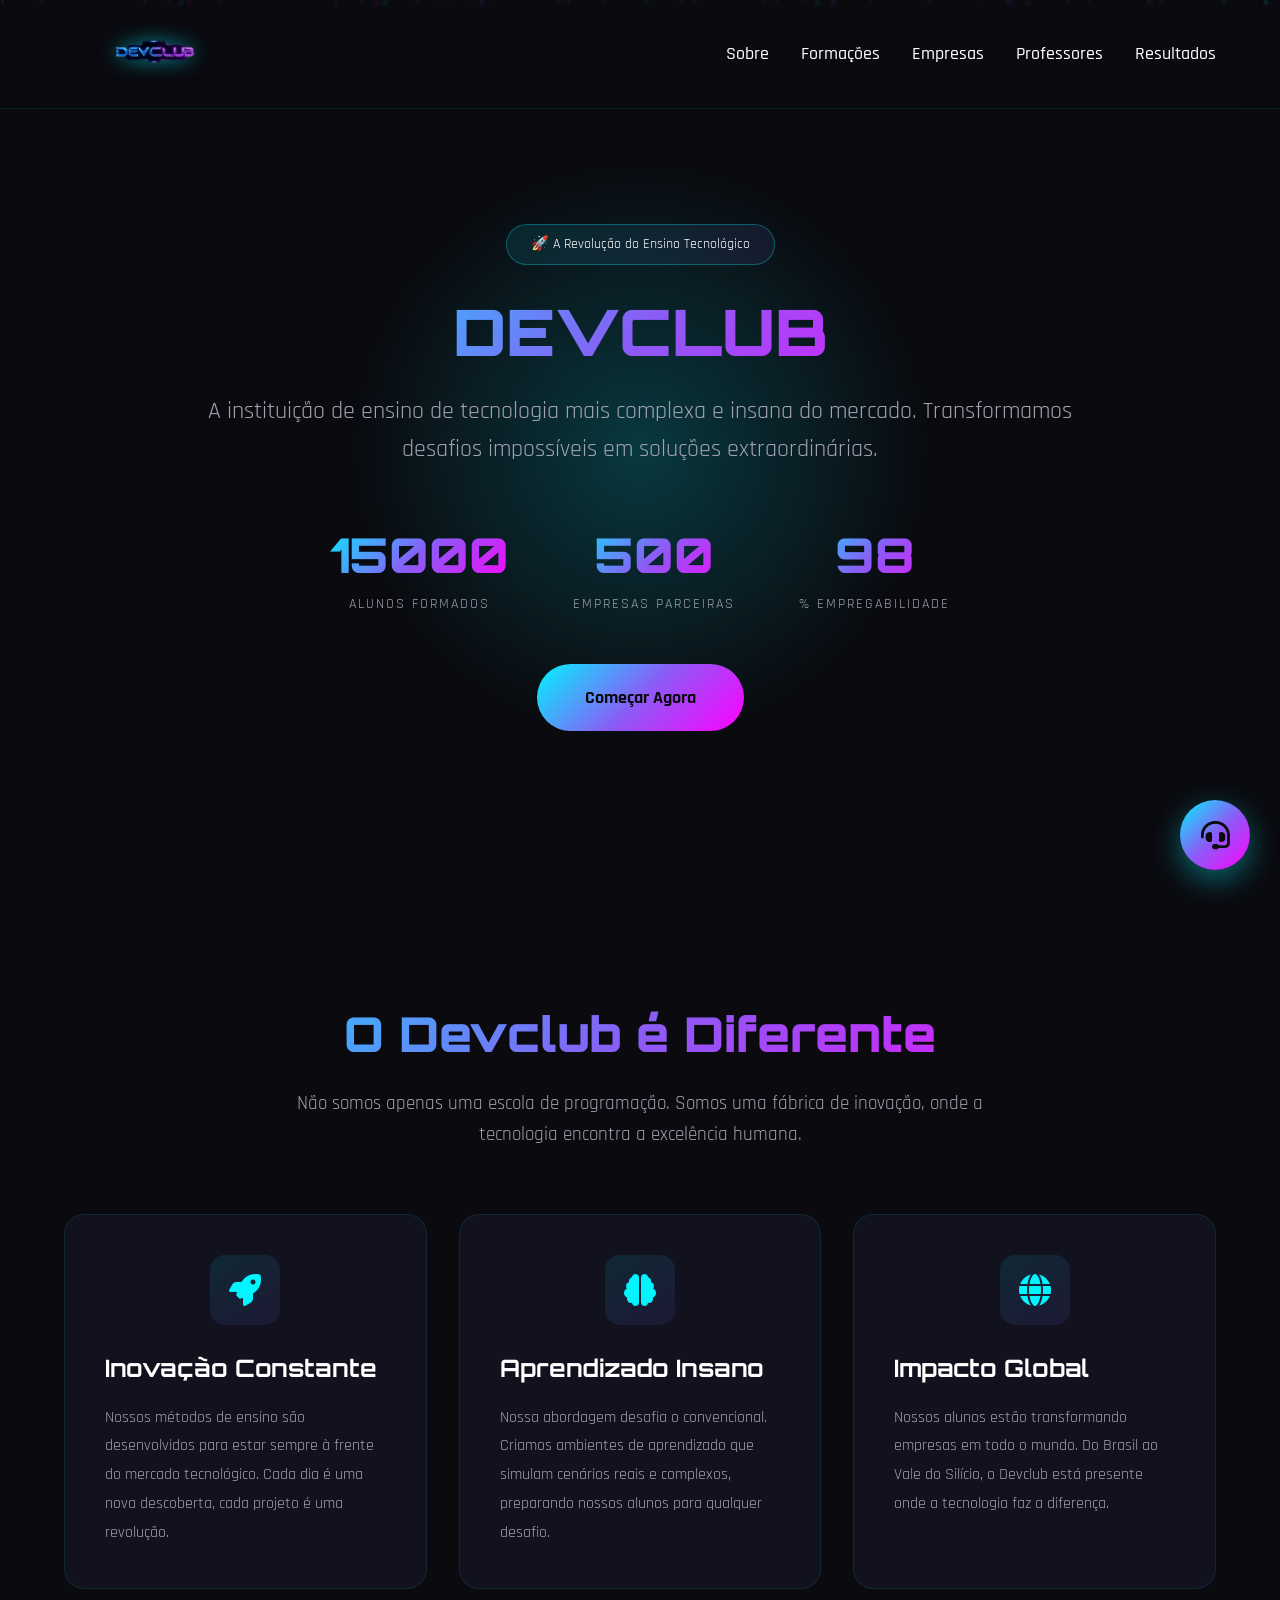
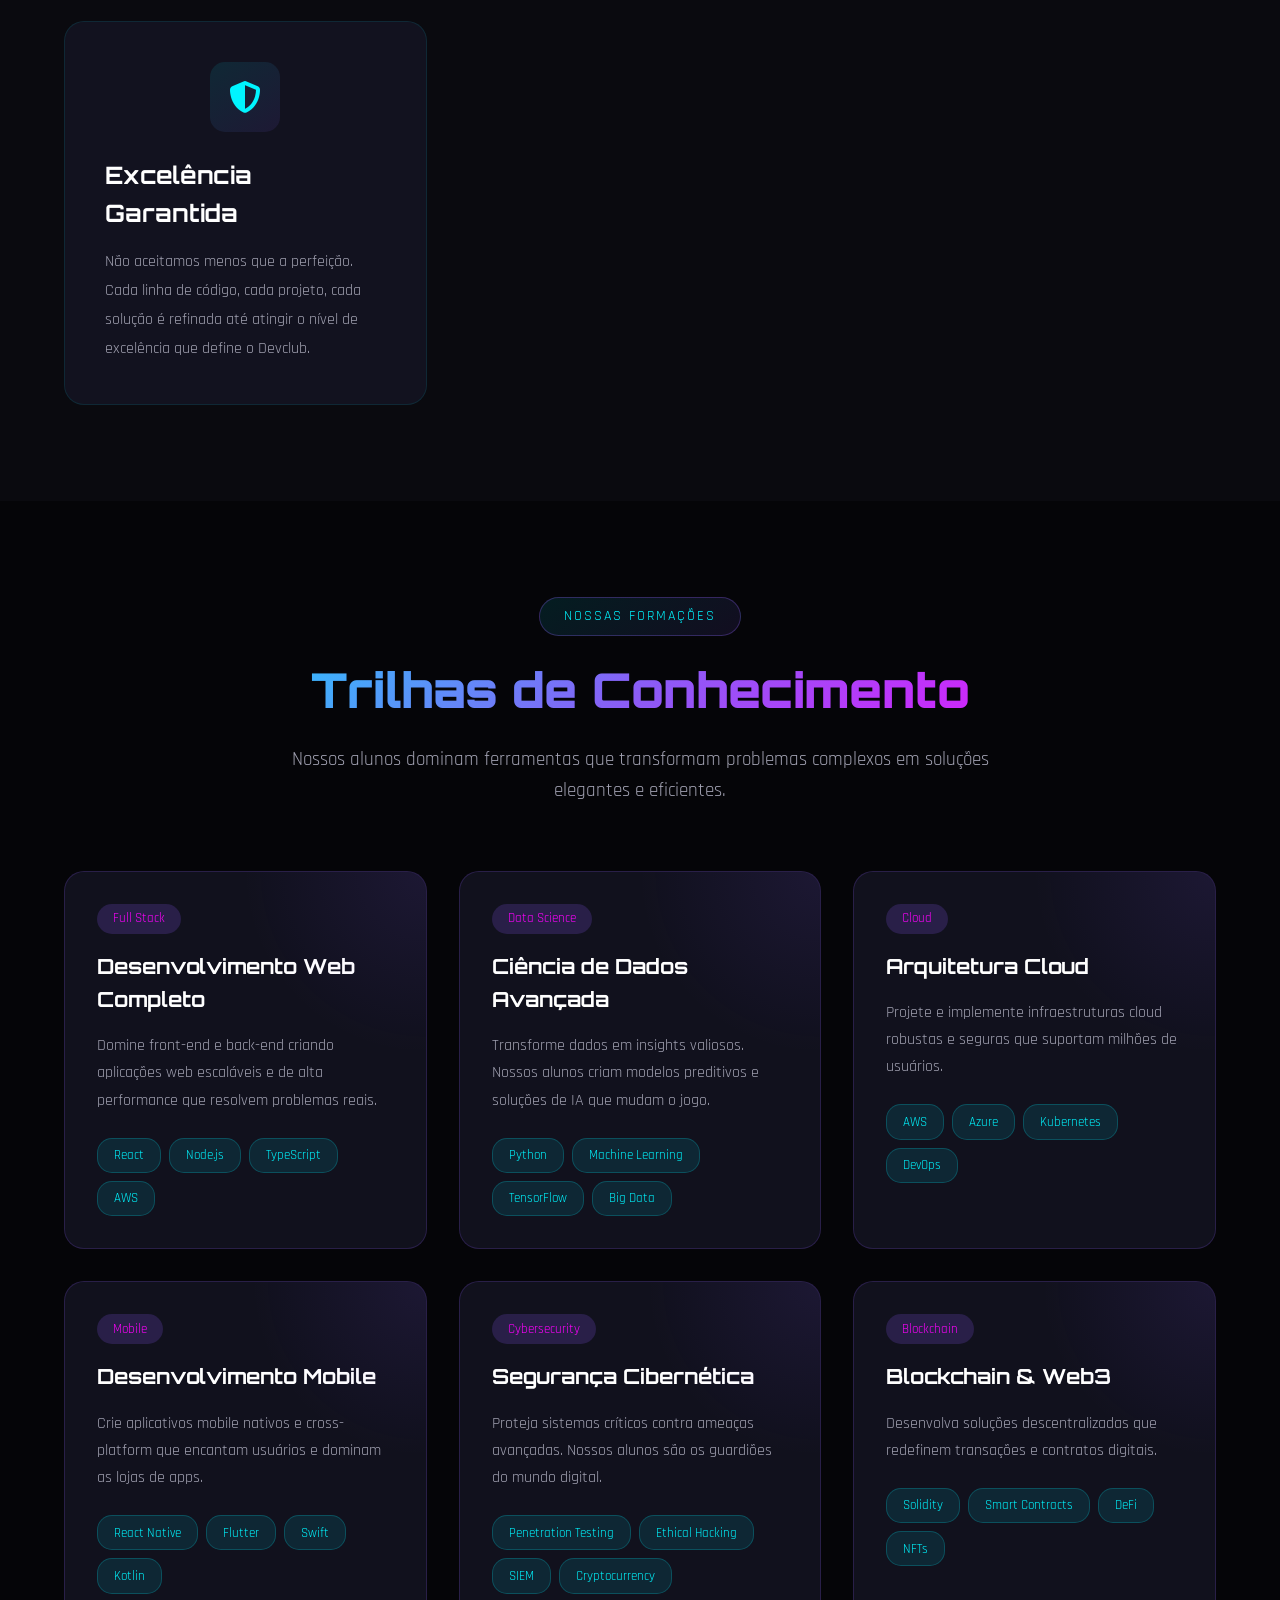
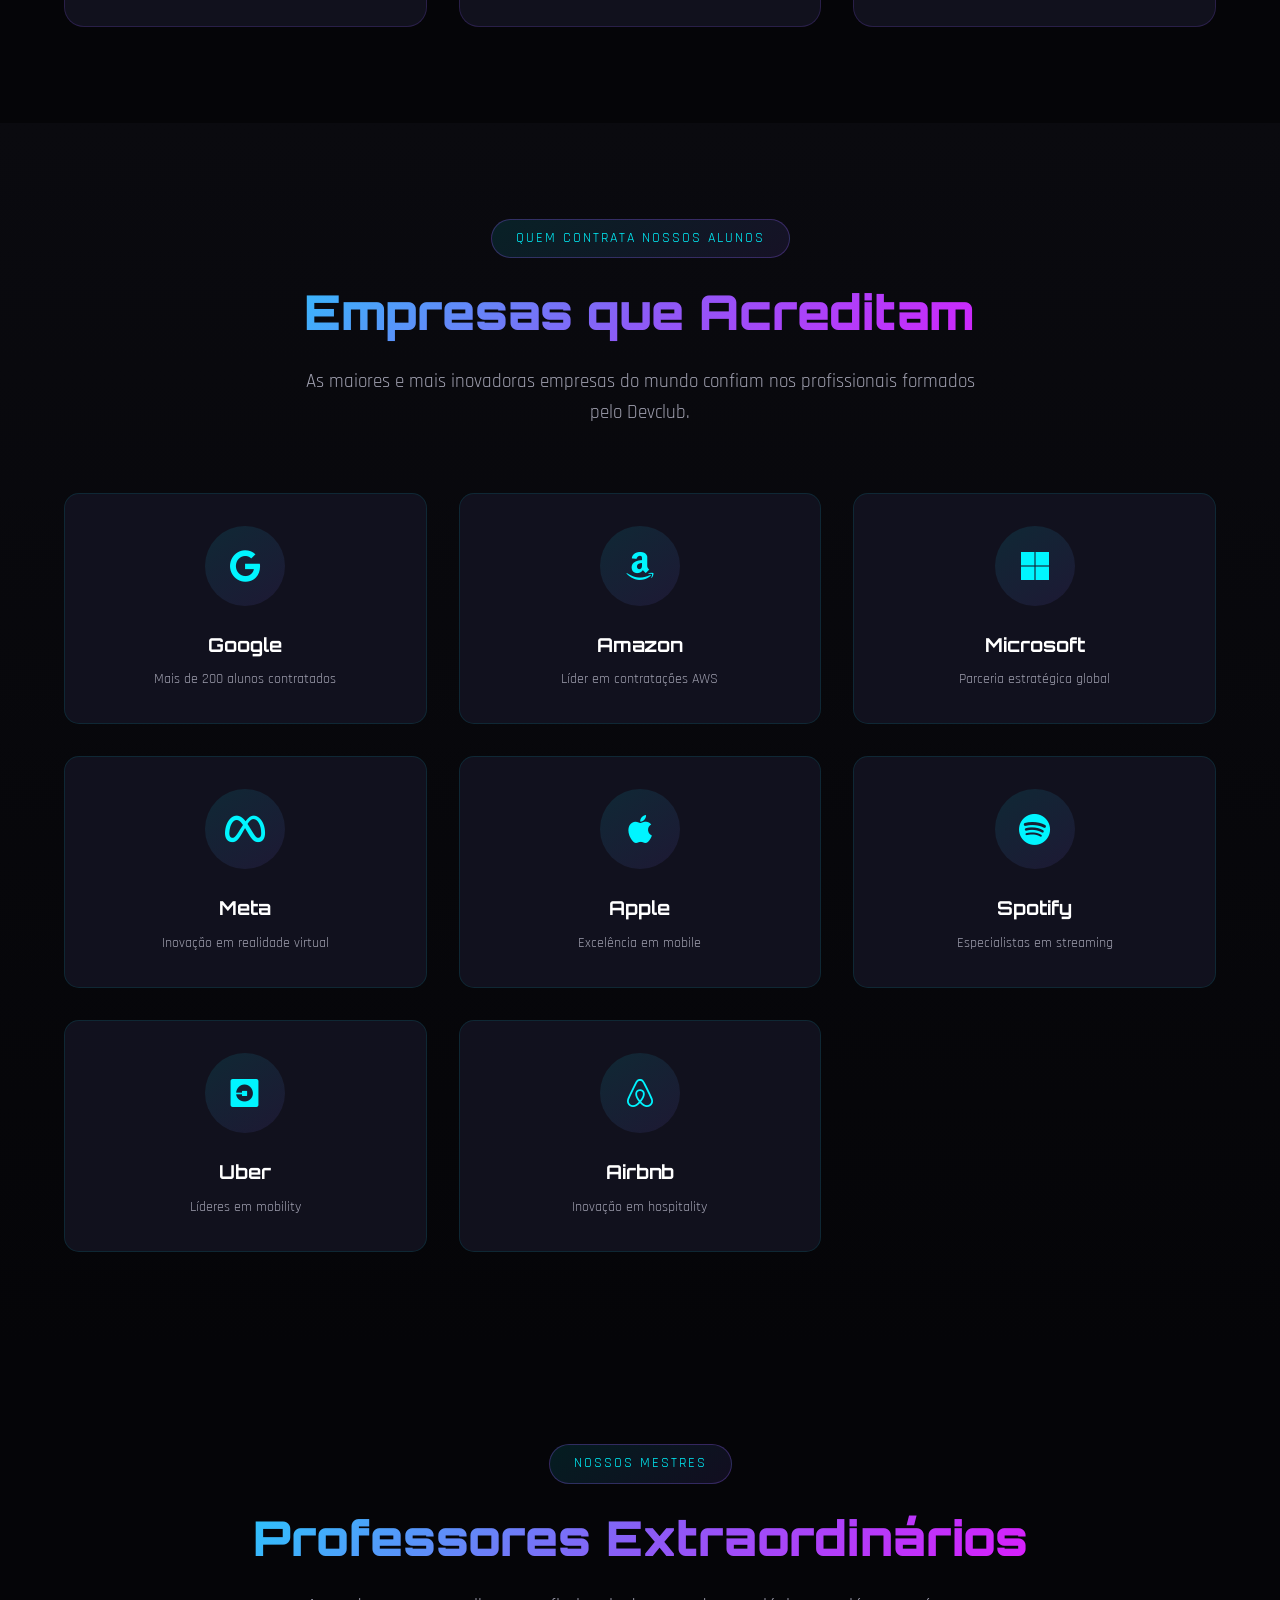
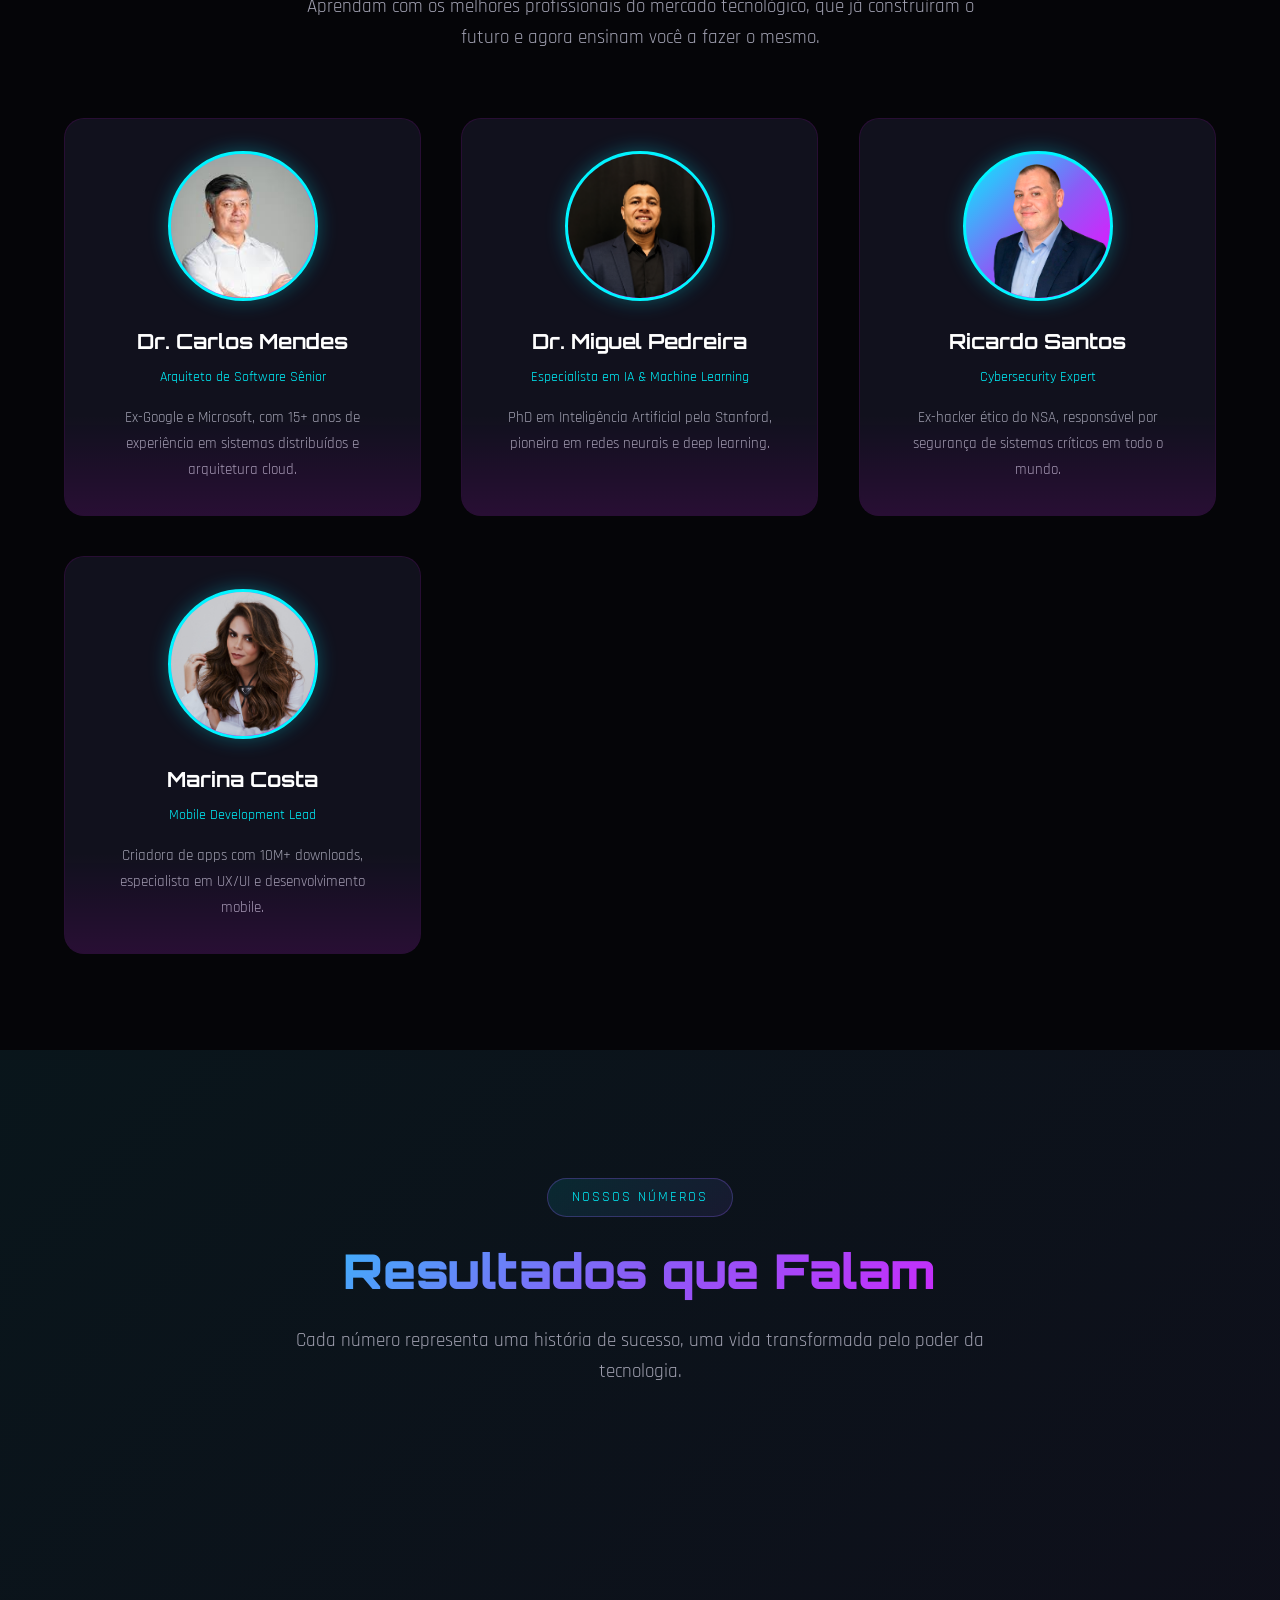
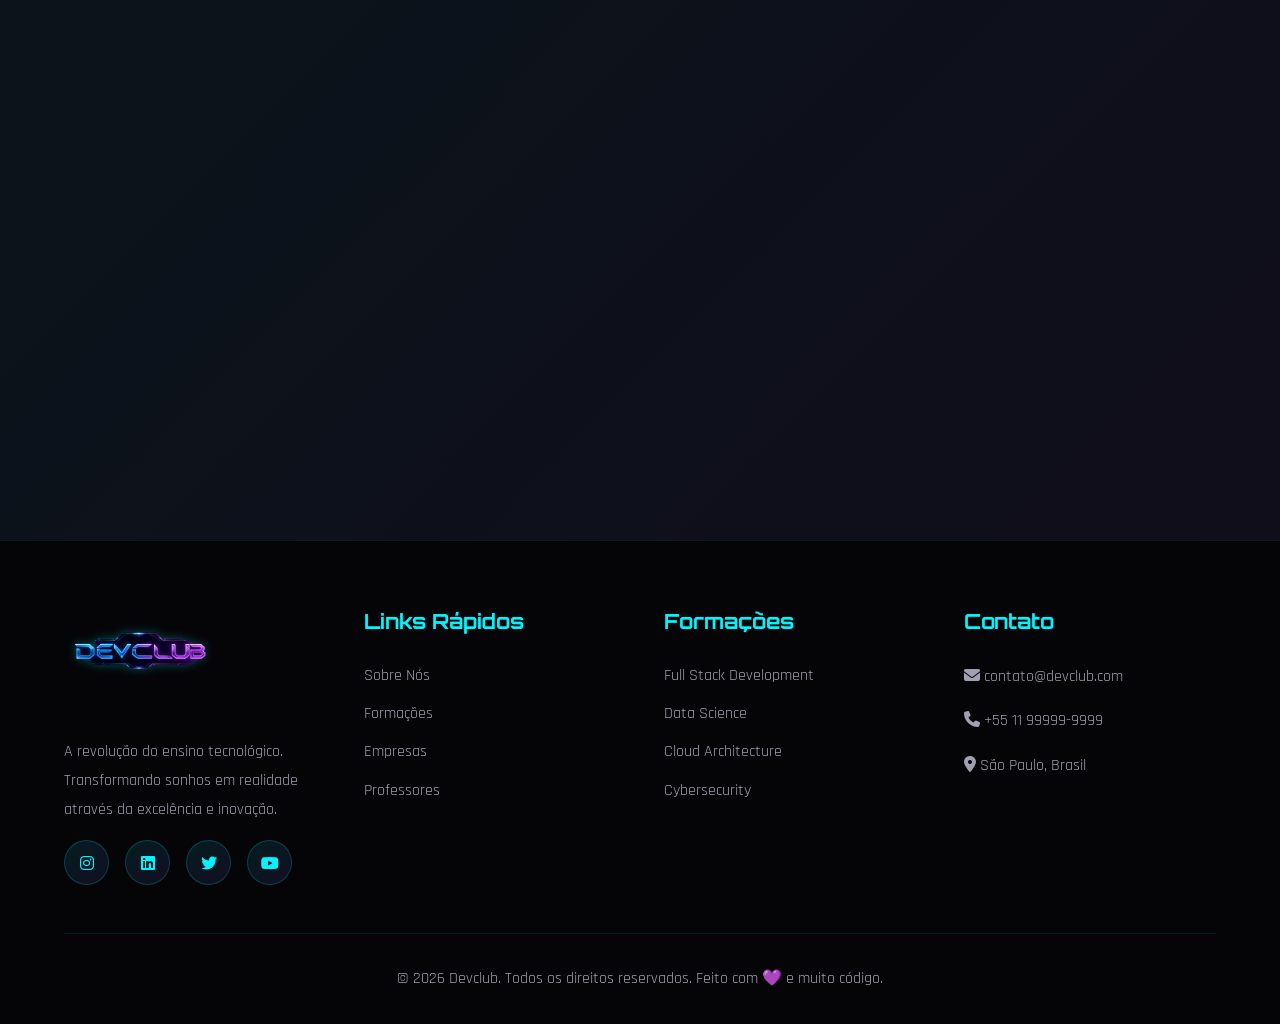
<file: index.html>
<!DOCTYPE html>
<html lang="pt-BR">
<head>
    <meta charset="UTF-8">
    <meta name="viewport" content="width=device-width, initial-scale=1.0">
    <title>Devclub - A Revolução do Ensino Tecnológico</title>
    
    <!-- Importando fontes modernas do Google Fonts -->
    <link rel="preconnect" href="https://fonts.googleapis.com">
    <link rel="preconnect" href="https://fonts.gstatic.com" crossorigin>
    <link href="https://fonts.googleapis.com/css2?family=Orbitron:wght@400;700;900&family=Rajdhani:wght@300;400;500;600;700&display=swap" rel="stylesheet">
    
    <!-- Importando biblioteca de animações AOS -->
    <link href="https://unpkg.com/aos@2.3.1/dist/aos.css" rel="stylesheet">
    
    <!-- Importando ícones do Font Awesome -->
    <link rel="stylesheet" href="https://cdnjs.cloudflare.com/ajax/libs/font-awesome/6.4.0/css/all.min.css">
    
    <!-- Importando arquivo CSS externo -->
    <link rel="stylesheet" href="style.css">
</head>
<body>
    <!-- Fundo de partículas animadas -->
    <div class="particles-bg" id="particles"></div>

    <!-- Navbar com efeito glassmorphism -->
    <nav class="navbar" id="navbar">
        <div class="logo">
            <img src="img/logo-devclub-2.png" alt="Devclub Logo" class="logo-img">
        </div>
        
        <!-- Botão de menu sanduíche -->
        <button class="hamburger" id="hamburger" aria-label="Menu">
            <span></span>
            <span></span>
            <span></span>
        </button>
        
        <ul class="nav-links" id="navLinks">
            <li><a href="#about">Sobre</a></li>
            <li><a href="#formations">Formações</a></li>
            <li><a href="#companies">Empresas</a></li>
            <li><a href="#teachers">Professores</a></li>
            <li><a href="#stats">Resultados</a></li>
        </ul>
    </nav>

    <!-- Hero Section -->
    <section class="hero">
        <div class="hero-content">
            <span class="hero-badge">🚀 A Revolução do Ensino Tecnológico</span>
            <h1 class="hero-title">DEVCLUB</h1>
            <p class="hero-subtitle">
                A instituição de ensino de tecnologia mais complexa e insana do mercado. 
                Transformamos desafios impossíveis em soluções extraordinárias.
            </p>
            
            <!-- Estatísticas principais -->
            <div class="hero-stats">
                <div class="stat-item">
                    <div class="stat-number" data-count="15000">15000</div>
                    <div class="stat-label">Alunos Formados</div>
                </div>
                <div class="stat-item">
                    <div class="stat-number" data-count="500">500</div>
                    <div class="stat-label">Empresas Parceiras</div>
                </div>
                <div class="stat-item">
                    <div class="stat-number" data-count="98">98</div>
                    <div class="stat-label">% Empregabilidade</div>
                </div>
            </div>
            
            <a href="#formations" class="cta-button">Começar Agora</a>
        </div>
    </section>

    <!-- Seção Sobre o Devclub -->
    <section class="section" id="about">
        <div class="section-header">
           
            <h2 class="section-title">O Devclub é Diferente</h2>
            <p class="section-description">
                Não somos apenas uma escola de programação. Somos uma fábrica de inovação, 
                onde a tecnologia encontra a excelência humana.
            </p>
        </div>

        <div class="about-grid">
            <div class="about-card" data-aos="fade-up" data-aos-delay="100">
                <div class="card-icon">
                    <i class="fas fa-rocket"></i>
                </div>
                <h3 class="card-title">Inovação Constante</h3>
                <p class="card-description">
                    Nossos métodos de ensino são desenvolvidos para estar sempre à frente 
                    do mercado tecnológico. Cada dia é uma nova descoberta, cada projeto 
                    é uma revolução.
                </p>
            </div>

            <div class="about-card" data-aos="fade-up" data-aos-delay="200">
                <div class="card-icon">
                    <i class="fas fa-brain"></i>
                </div>
                <h3 class="card-title">Aprendizado Insano</h3>
                <p class="card-description">
                    Nossa abordagem desafia o convencional. Criamos ambientes de 
                    aprendizado que simulam cenários reais e complexos, preparando 
                    nossos alunos para qualquer desafio.
                </p>
            </div>

            <div class="about-card" data-aos="fade-up" data-aos-delay="300">
                <div class="card-icon">
                    <i class="fas fa-globe"></i>
                </div>
                <h3 class="card-title">Impacto Global</h3>
                <p class="card-description">
                    Nossos alunos estão transformando empresas em todo o mundo. 
                    Do Brasil ao Vale do Silício, o Devclub está presente onde 
                    a tecnologia faz a diferença.
                </p>
            </div>

            <div class="about-card" data-aos="fade-up" data-aos-delay="400">
                <div class="card-icon">
                    <i class="fas fa-shield-alt"></i>
                </div>
                <h3 class="card-title">Excelência Garantida</h3>
                <p class="card-description">
                    Não aceitamos menos que a perfeição. Cada linha de código, 
                    cada projeto, cada solução é refinada até atingir o nível 
                    de excelência que define o Devclub.
                </p>
            </div>
        </div>
    </section>

    <!-- Seção de Formações -->
    <section class="section formations-section" id="formations">
        <div class="section-header">
            <span class="section-badge">Nossas Formações</span>
            <h2 class="section-title">Trilhas de Conhecimento</h2>
            <p class="section-description">
                Nossos alunos dominam ferramentas que transformam problemas complexos 
                em soluções elegantes e eficientes.
            </p>
        </div>

        <div class="formations-grid">
            <div class="formation-card" data-aos="fade-up" data-aos-delay="100">
                <span class="formation-badge">Full Stack</span>
                <h3 class="formation-title">Desenvolvimento Web Completo</h3>
                <p class="formation-description">
                    Domine front-end e back-end criando aplicações web escaláveis 
                    e de alta performance que resolvem problemas reais.
                </p>
                <div class="formation-skills">
                    <span class="skill-tag">React</span>
                    <span class="skill-tag">Node.js</span>
                    <span class="skill-tag">TypeScript</span>
                    <span class="skill-tag">AWS</span>
                </div>
            </div>

            <div class="formation-card" data-aos="fade-up" data-aos-delay="200">
                <span class="formation-badge">Data Science</span>
                <h3 class="formation-title">Ciência de Dados Avançada</h3>
                <p class="formation-description">
                    Transforme dados em insights valiosos. Nossos alunos criam 
                    modelos preditivos e soluções de IA que mudam o jogo.
                </p>
                <div class="formation-skills">
                    <span class="skill-tag">Python</span>
                    <span class="skill-tag">Machine Learning</span>
                    <span class="skill-tag">TensorFlow</span>
                    <span class="skill-tag">Big Data</span>
                </div>
            </div>

            <div class="formation-card" data-aos="fade-up" data-aos-delay="300">
                <span class="formation-badge">Cloud</span>
                <h3 class="formation-title">Arquitetura Cloud</h3>
                <p class="formation-description">
                    Projete e implemente infraestruturas cloud robustas e seguras 
                    que suportam milhões de usuários.
                </p>
                <div class="formation-skills">
                    <span class="skill-tag">AWS</span>
                    <span class="skill-tag">Azure</span>
                    <span class="skill-tag">Kubernetes</span>
                    <span class="skill-tag">DevOps</span>
                </div>
            </div>

            <div class="formation-card" data-aos="fade-up" data-aos-delay="400">
                <span class="formation-badge">Mobile</span>
                <h3 class="formation-title">Desenvolvimento Mobile</h3>
                <p class="formation-description">
                    Crie aplicativos mobile nativos e cross-platform que 
                    encantam usuários e dominam as lojas de apps.
                </p>
                <div class="formation-skills">
                    <span class="skill-tag">React Native</span>
                    <span class="skill-tag">Flutter</span>
                    <span class="skill-tag">Swift</span>
                    <span class="skill-tag">Kotlin</span>
                </div>
            </div>

            <div class="formation-card" data-aos="fade-up" data-aos-delay="500">
                <span class="formation-badge">Cybersecurity</span>
                <h3 class="formation-title">Segurança Cibernética</h3>
                <p class="formation-description">
                    Proteja sistemas críticos contra ameaças avançadas. 
                    Nossos alunos são os guardiões do mundo digital.
                </p>
                <div class="formation-skills">
                    <span class="skill-tag">Penetration Testing</span>
                    <span class="skill-tag">Ethical Hacking</span>
                    <span class="skill-tag">SIEM</span>
                    <span class="skill-tag">Cryptocurrency</span>
                </div>
            </div>

            <div class="formation-card" data-aos="fade-up" data-aos-delay="600">
                <span class="formation-badge">Blockchain</span>
                <h3 class="formation-title">Blockchain & Web3</h3>
                <p class="formation-description">
                    Desenvolva soluções descentralizadas que redefinem 
                    transações e contratos digitais.
                </p>
                <div class="formation-skills">
                    <span class="skill-tag">Solidity</span>
                    <span class="skill-tag">Smart Contracts</span>
                    <span class="skill-tag">DeFi</span>
                    <span class="skill-tag">NFTs</span>
                </div>
            </div>
        </div>
    </section>

    <!-- Seção de Empresas Parceiras -->
    <section class="section companies-section" id="companies">
        <div class="section-header">
            <span class="section-badge">Quem Contrata Nossos Alunos</span>
            <h2 class="section-title">Empresas que Acreditam</h2>
            <p class="section-description">
                As maiores e mais inovadoras empresas do mundo confiam 
                nos profissionais formados pelo Devclub.
            </p>
        </div>

        <div class="companies-grid">
            <div class="company-card" data-aos="zoom-in" data-aos-delay="100">
                <div class="company-logo">
                    <i class="fab fa-google"></i>
                </div>
                <h3 class="company-name">Google</h3>
                <p class="company-info">Mais de 200 alunos contratados</p>
            </div>

            <div class="company-card" data-aos="zoom-in" data-aos-delay="200">
                <div class="company-logo">
                    <i class="fab fa-amazon"></i>
                </div>
                <h3 class="company-name">Amazon</h3>
                <p class="company-info">Líder em contratações AWS</p>
            </div>

            <div class="company-card" data-aos="zoom-in" data-aos-delay="300">
                <div class="company-logo">
                    <i class="fab fa-microsoft"></i>
                </div>
                <h3 class="company-name">Microsoft</h3>
                <p class="company-info">Parceria estratégica global</p>
            </div>

            <div class="company-card" data-aos="zoom-in" data-aos-delay="400">
                <div class="company-logo">
                    <i class="fab fa-meta"></i>
                </div>
                <h3 class="company-name">Meta</h3>
                <p class="company-info">Inovação em realidade virtual</p>
            </div>

            <div class="company-card" data-aos="zoom-in" data-aos-delay="500">
                <div class="company-logo">
                    <i class="fab fa-apple"></i>
                </div>
                <h3 class="company-name">Apple</h3>
                <p class="company-info">Excelência em mobile</p>
            </div>

            <div class="company-card" data-aos="zoom-in" data-aos-delay="600">
                <div class="company-logo">
                    <i class="fab fa-spotify"></i>
                </div>
                <h3 class="company-name">Spotify</h3>
                <p class="company-info">Especialistas em streaming</p>
            </div>

            <div class="company-card" data-aos="zoom-in" data-aos-delay="700">
                <div class="company-logo">
                    <i class="fab fa-uber"></i>
                </div>
                <h3 class="company-name">Uber</h3>
                <p class="company-info">Líderes em mobility</p>
            </div>

            <div class="company-card" data-aos="zoom-in" data-aos-delay="800">
                <div class="company-logo">
                    <i class="fab fa-airbnb"></i>
                </div>
                <h3 class="company-name">Airbnb</h3>
                <p class="company-info">Inovação em hospitality</p>
            </div>
        </div>
    </section>

    <!-- Seção de Professores -->
    <section class="section teachers-section" id="teachers">
        <div class="section-header">
            <span class="section-badge">Nossos Mestres</span>
            <h2 class="section-title">Professores Extraordinários</h2>
            <p class="section-description">
                Aprendam com os melhores profissionais do mercado tecnológico, 
                que já construíram o futuro e agora ensinam você a fazer o mesmo.
            </p>
        </div>

        <div class="teachers-grid">
            <div class="teacher-card" data-aos="flip-left" data-aos-delay="100">
                <div class="teacher-avatar">
                    <img src="img/images.jpg" alt="Dr. Carlos Mendes" class="teacher-img">
                </div>
                <h3 class="teacher-name">Dr. Carlos Mendes</h3>
                <p class="teacher-role">Arquiteto de Software Sênior</p>
                <p class="teacher-bio">
                    Ex-Google e Microsoft, com 15+ anos de experiência em 
                    sistemas distribuídos e arquitetura cloud.
                </p>
            </div>

            <div class="teacher-card" data-aos="flip-left" data-aos-delay="200">
                <div class="teacher-avatar">
                    <img src="img/image-social.png" alt="Dr. Miguel Pedreira" class="teacher-img">
                </div>
                <h3 class="teacher-name">Dr. Miguel Pedreira</h3>
                <p class="teacher-role">Especialista em IA & Machine Learning</p>
                <p class="teacher-bio">
                    PhD em Inteligência Artificial pela Stanford, pioneira 
                    em redes neurais e deep learning.
                </p>
            </div>

            <div class="teacher-card" data-aos="flip-left" data-aos-delay="300">
                <div class="teacher-avatar">
                    <img src="img/ricardo.png" alt="Ricardo Santos" class="teacher-img">
                </div>
                <h3 class="teacher-name">Ricardo Santos</h3>
                <p class="teacher-role">Cybersecurity Expert</p>
                <p class="teacher-bio">
                    Ex-hacker ético do NSA, responsável por segurança 
                    de sistemas críticos em todo o mundo.
                </p>
            </div>

            <div class="teacher-card" data-aos="flip-left" data-aos-delay="400">
                <div class="teacher-avatar">
                    <img src="img/mariana.jpeg" alt="Marina Costa" class="teacher-img">
                </div>
                <h3 class="teacher-name">Marina Costa</h3>
                <p class="teacher-role">Mobile Development Lead</p>
                <p class="teacher-bio">
                    Criadora de apps com 10M+ downloads, especialista 
                    em UX/UI e desenvolvimento mobile.
                </p>
            </div>
        </div>
    </section>

    <!-- Seção de Estatísticas -->
    <section class="stats-section" id="stats">
        <div class="stats-container">
            <div class="section-header">
                <span class="section-badge">Nossos Números</span>
                <h2 class="section-title">Resultados que Falam</h2>
                <p class="section-description">
                    Cada número representa uma história de sucesso, 
                    uma vida transformada pelo poder da tecnologia.
                </p>
            </div>

            <div class="stats-grid">
                <div class="stat-box" data-aos="fade-up" data-aos-delay="100">
                    <div class="stat-icon">
                        <i class="fas fa-users"></i>
                    </div>
                    <div class="stat-value" data-count="15000">0</div>
                    <div class="stat-text">Alunos Formados</div>
                </div>

                <div class="stat-box" data-aos="fade-up" data-aos-delay="200">
                    <div class="stat-icon">
                        <i class="fas fa-building"></i>
                    </div>
                    <div class="stat-value" data-count="500">0</div>
                    <div class="stat-text">Empresas Parceiras</div>
                </div>

                <div class="stat-box" data-aos="fade-up" data-aos-delay="300">
                    <div class="stat-icon">
                        <i class="fas fa-briefcase"></i>
                    </div>
                    <div class="stat-value" data-count="98">0</div>
                    <div class="stat-text">% Empregabilidade</div>
                </div>

                <div class="stat-box" data-aos="fade-up" data-aos-delay="400">
                    <div class="stat-icon">
                        <i class="fas fa-globe"></i>
                    </div>
                    <div class="stat-value" data-count="45">0</div>
                    <div class="stat-text">Países Atendidos</div>
                </div>

                <div class="stat-box" data-aos="fade-up" data-aos-delay="500">
                    <div class="stat-icon">
                        <i class="fas fa-project-diagram"></i>
                    </div>
                    <div class="stat-value" data-count="50000">0</div>
                    <div class="stat-text">Projetos Entregues</div>
                </div>

                <div class="stat-box" data-aos="fade-up" data-aos-delay="600">
                    <div class="stat-icon">
                        <i class="fas fa-star"></i>
                    </div>
                    <div class="stat-value" data-count="4.9">0</div>
                    <div class="stat-text">Avaliação Média</div>
                </div>
            </div>
        </div>
    </section>

    <!-- Footer -->
    <footer class="footer">
        <div class="footer-content">
            <div class="footer-section">
                <img src="img/logo-devclub-2.png" alt="Devclub Logo" class="footer-logo">
                <p>
                    A revolução do ensino tecnológico. Transformando 
                    sonhos em realidade através da excelência e inovação.
                </p>
                <div class="social-links">
                    <a href="#"><i class="fab fa-instagram"></i></a>
                    <a href="#"><i class="fab fa-linkedin"></i></a>
                    <a href="#"><i class="fab fa-twitter"></i></a>
                    <a href="#"><i class="fab fa-youtube"></i></a>
                </div>
            </div>

            <div class="footer-section">
                <h3>Links Rápidos</h3>
                <ul class="footer-links">
                    <li><a href="#about">Sobre Nós</a></li>
                    <li><a href="#formations">Formações</a></li>
                    <li><a href="#companies">Empresas</a></li>
                    <li><a href="#teachers">Professores</a></li>
                </ul>
            </div>

            <div class="footer-section">
                <h3>Formações</h3>
                <ul class="footer-links">
                    <li><a href="#">Full Stack Development</a></li>
                    <li><a href="#">Data Science</a></li>
                    <li><a href="#">Cloud Architecture</a></li>
                    <li><a href="#">Cybersecurity</a></li>
                </ul>
            </div>

            <div class="footer-section">
                <h3>Contato</h3>
                <p>
                    <i class="fas fa-envelope"></i> contato@devclub.com
                </p>
                <p>
                    <i class="fas fa-phone"></i> +55 11 99999-9999
                </p>
                <p>
                    <i class="fas fa-map-marker-alt"></i> São Paulo, Brasil
                </p>
            </div>
        </div>

        <div class="footer-bottom">
            <p>&copy; 2026 Devclub. Todos os direitos reservados. Feito com 💜 e muito código.</p>
        </div>
    </footer>

    <!-- Botão de Suporte Flutuante -->
    <button class="support-button" id="supportBtn" title="Falar com Suporte">
        <i class="fas fa-headset"></i>
    </button>

    <!-- Modal de Suporte -->
    <div class="support-modal" id="supportModal">
        <div class="modal-content">
            <button class="modal-close" id="modalClose">
                <i class="fas fa-times"></i>
            </button>
            <h2 class="modal-title">Fale Conosco</h2>
            <form class="modal-form" id="supportForm">
                <input type="text" class="modal-input" placeholder="Seu Nome" required>
                <input type="email" class="modal-input" placeholder="Seu E-mail" required>
                <textarea class="modal-textarea" placeholder="Como podemos ajudar?" required></textarea>
                <button type="submit" class="modal-submit">Enviar Mensagem</button>
            </form>
        </div>
    </div>

    <!-- Importando biblioteca AOS para animações -->
    <script src="https://unpkg.com/aos@2.3.1/dist/aos.js"></script>
    
    <!-- Importando arquivo JavaScript externo -->
    <script src="./main.js"></script>
</body>
</html>
</file>
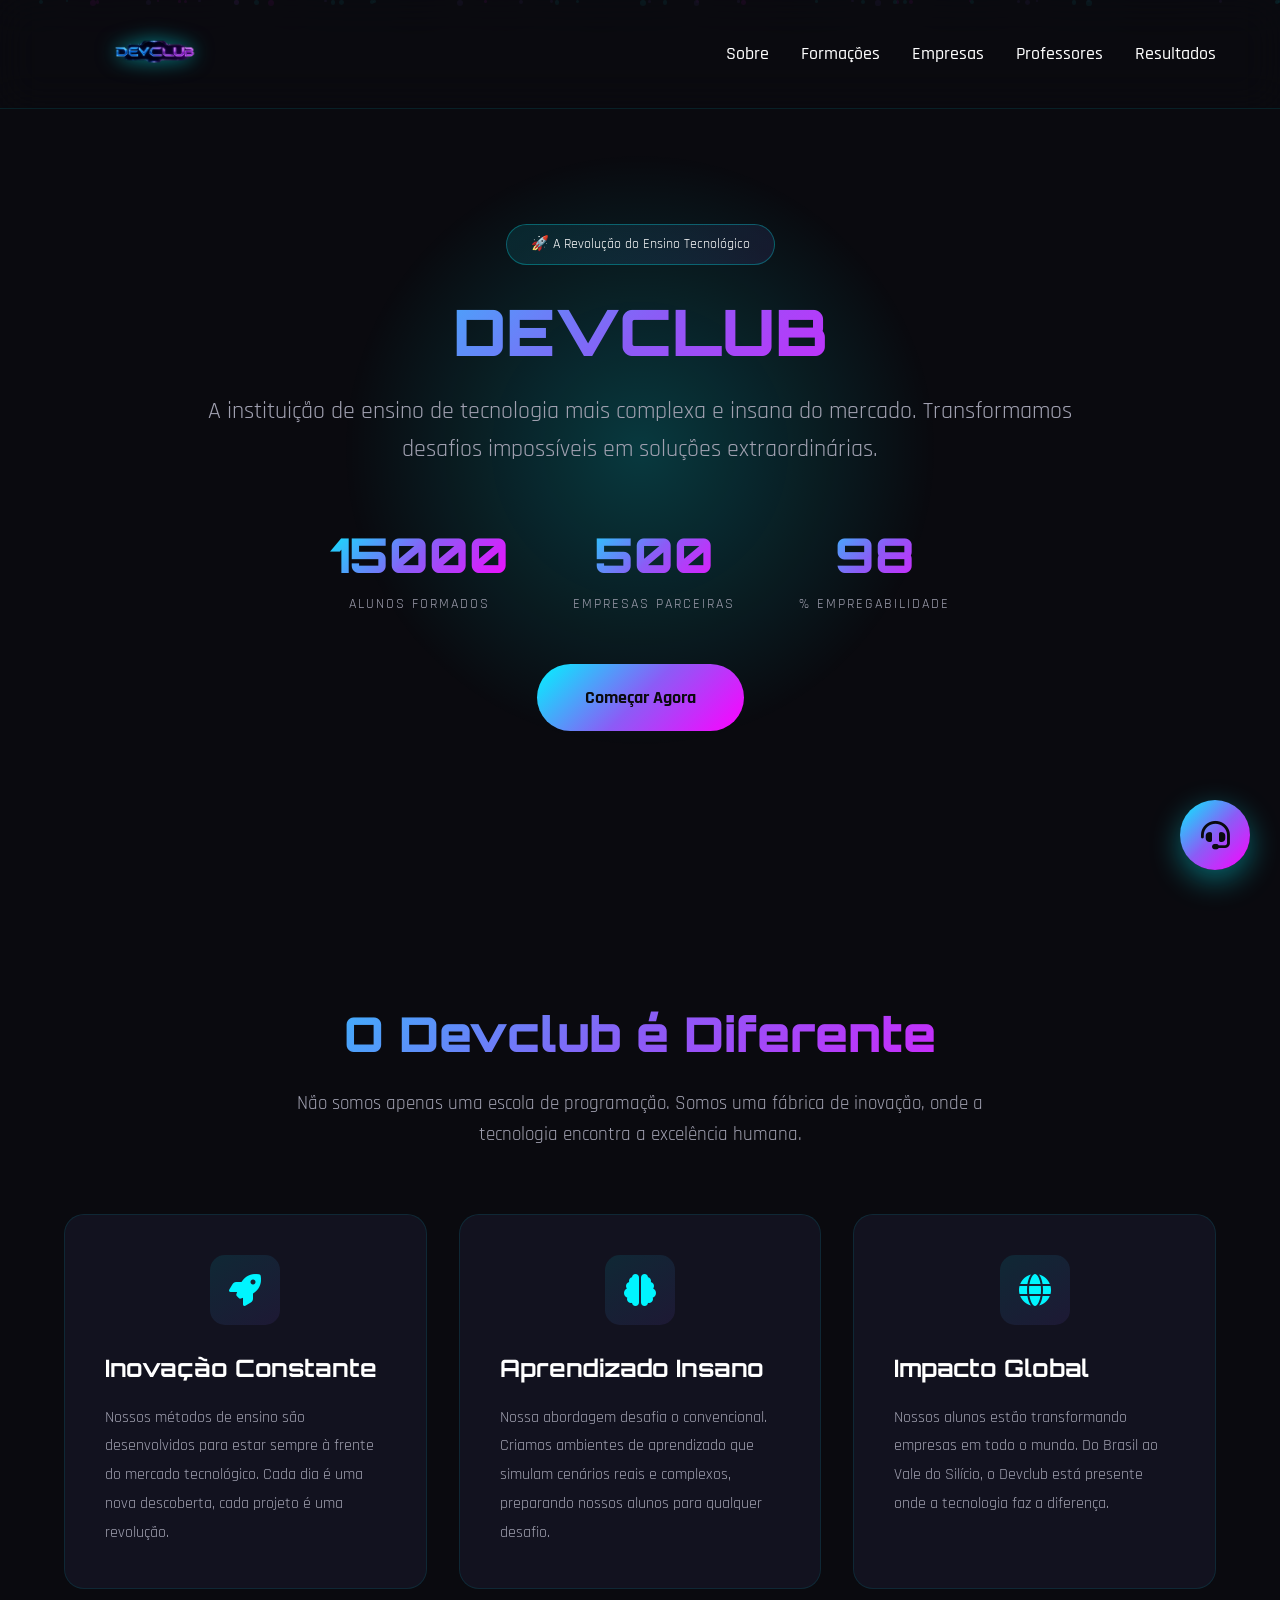
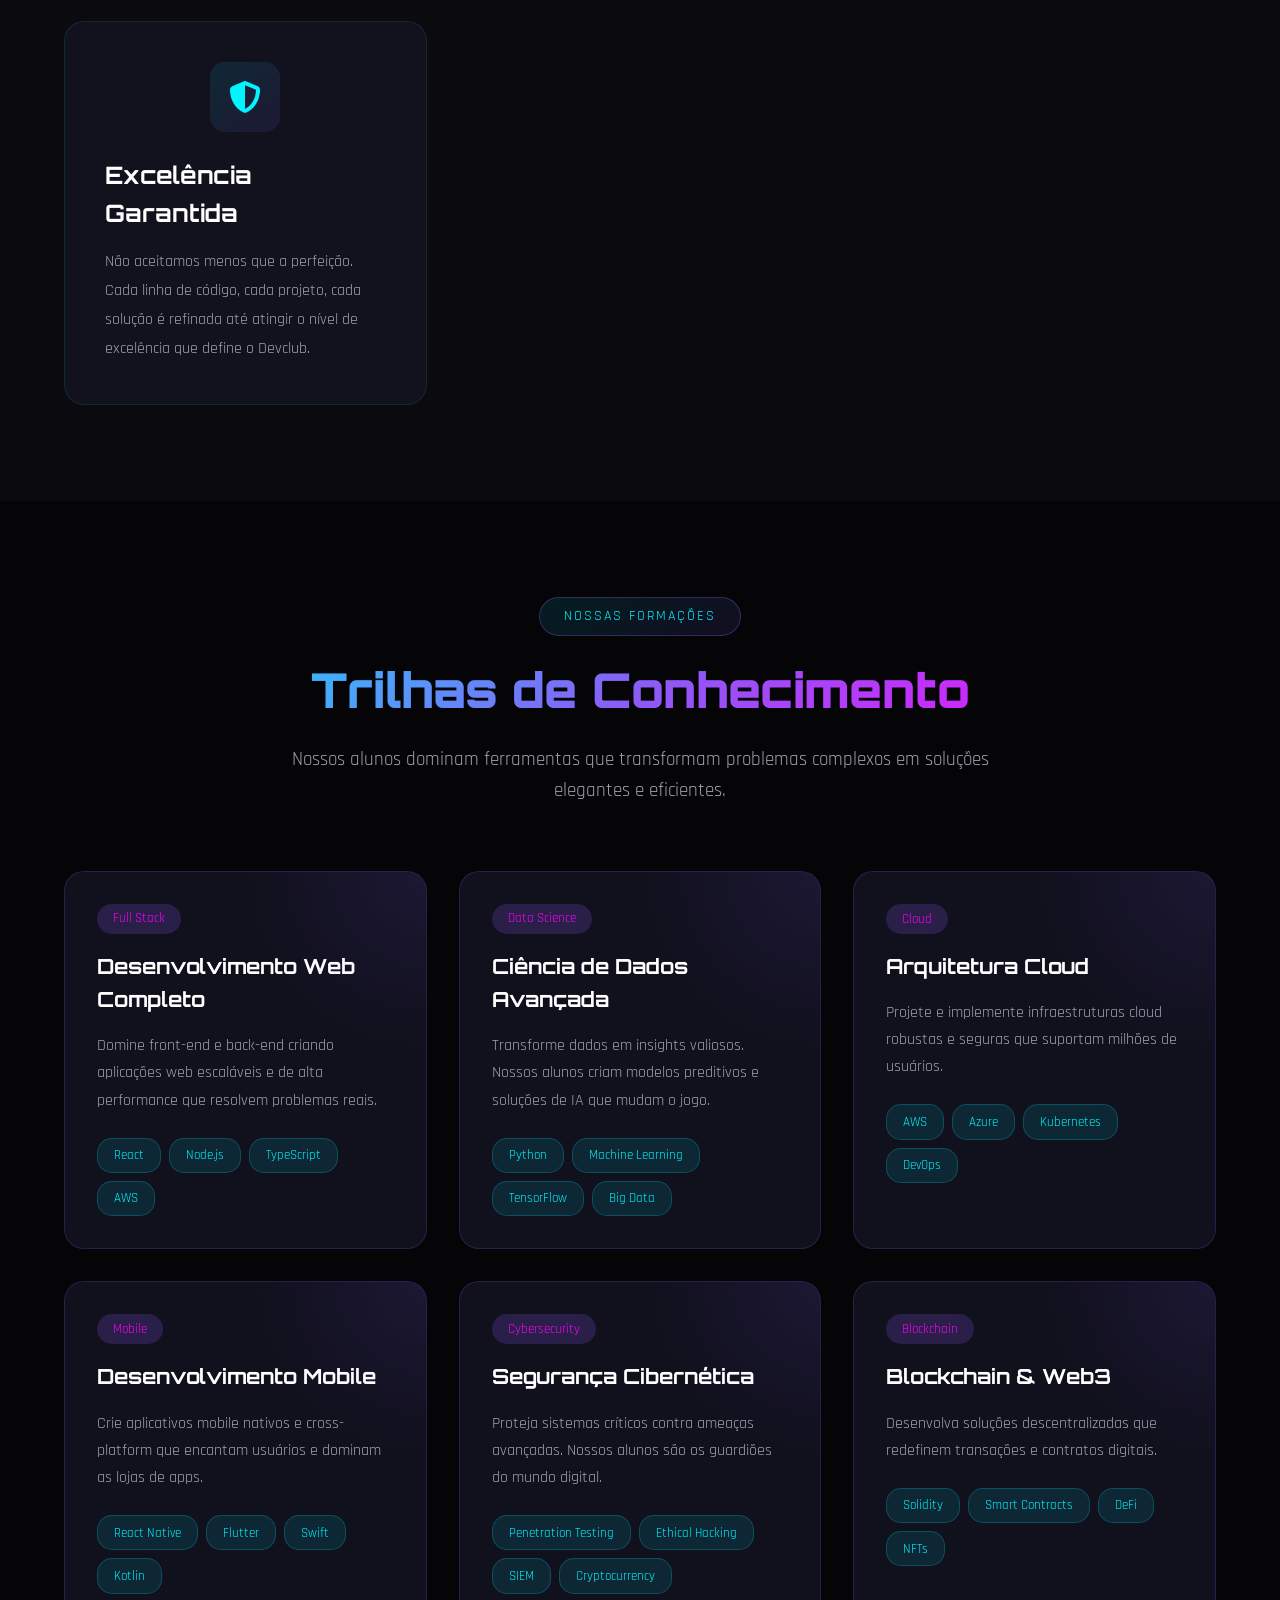
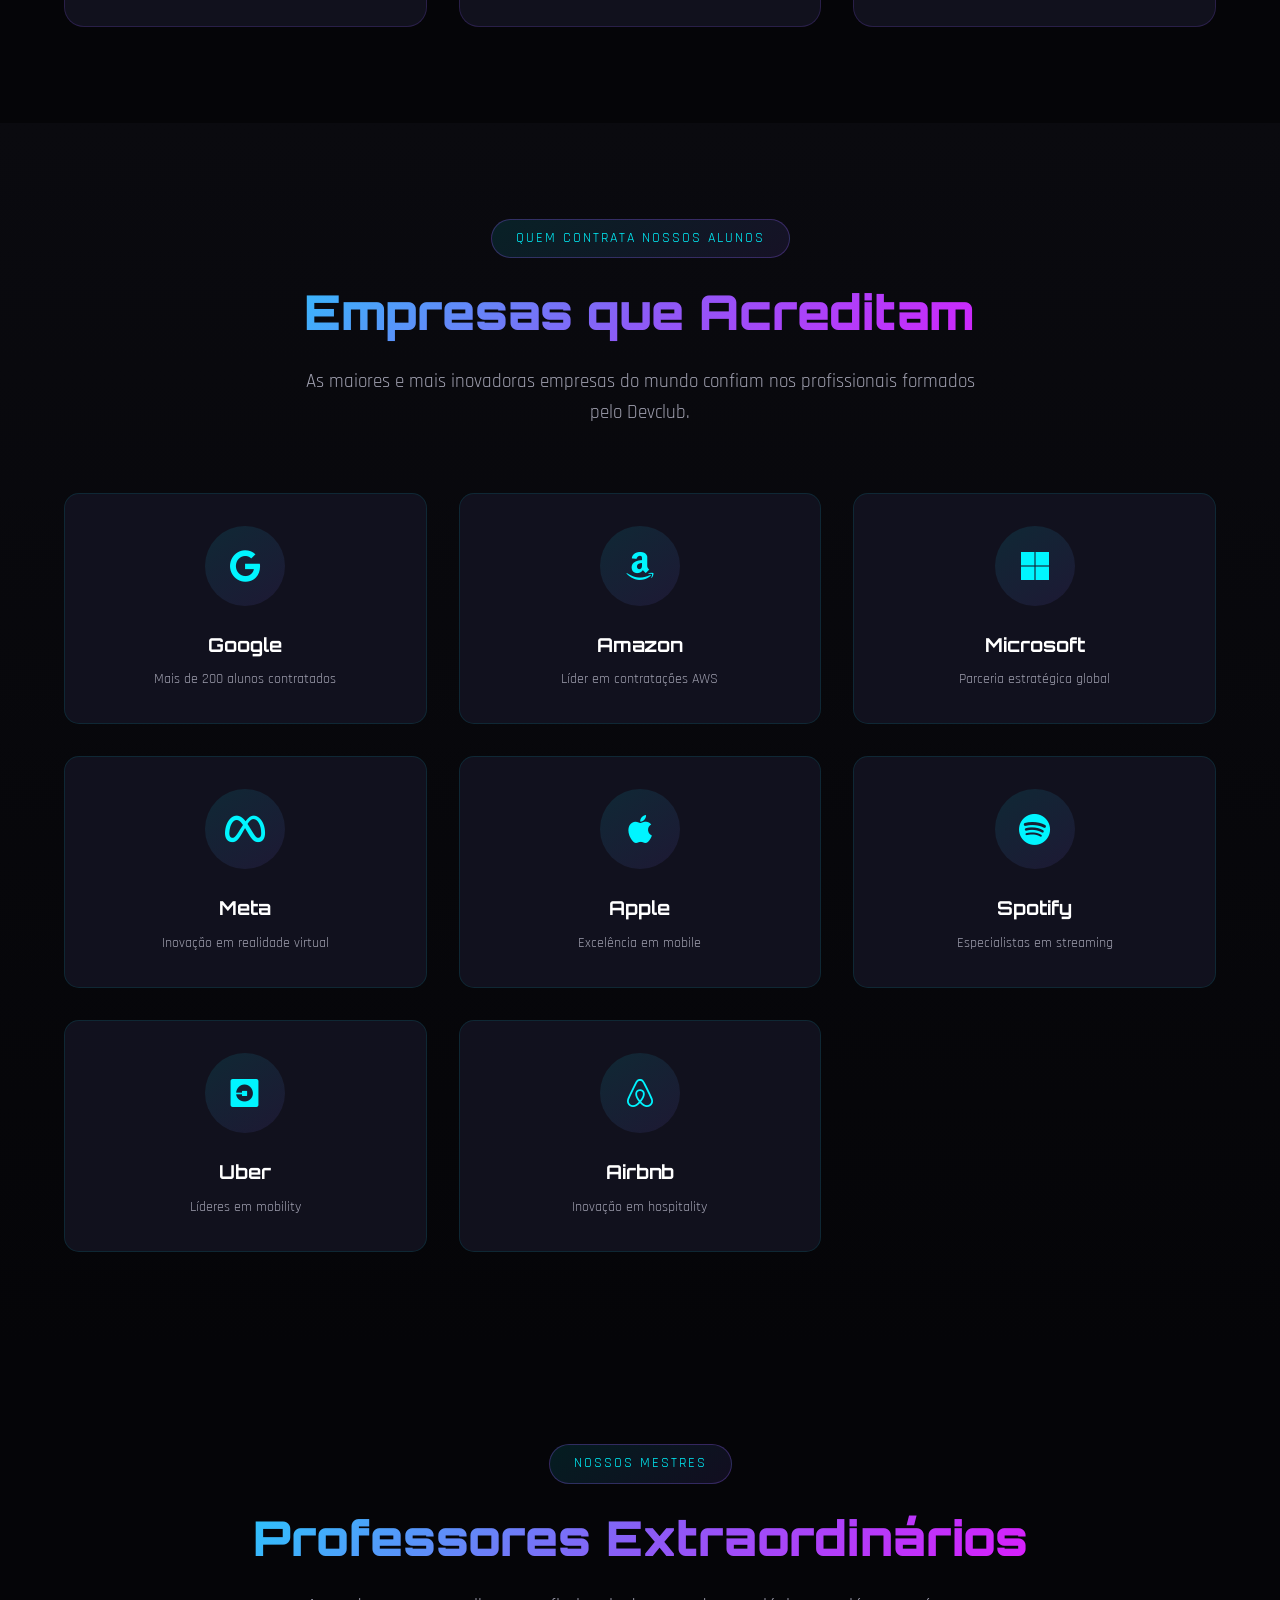
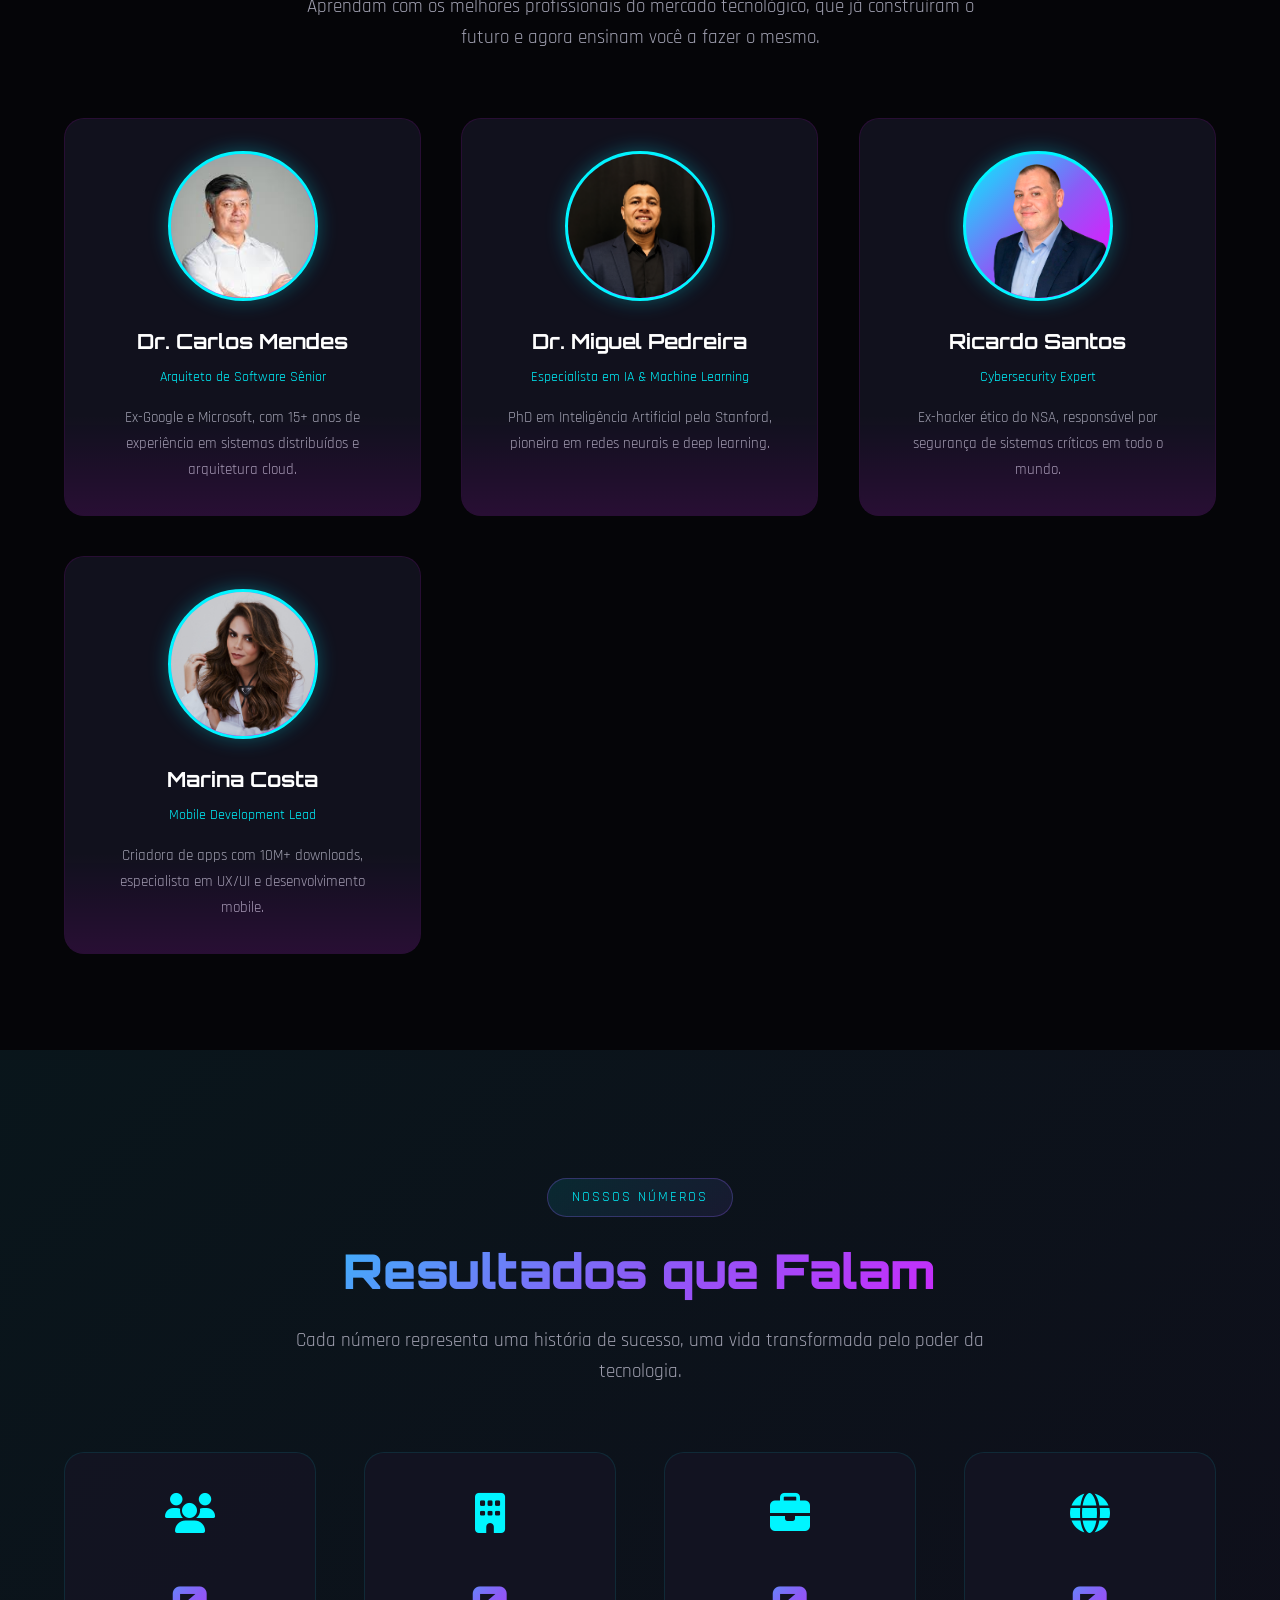
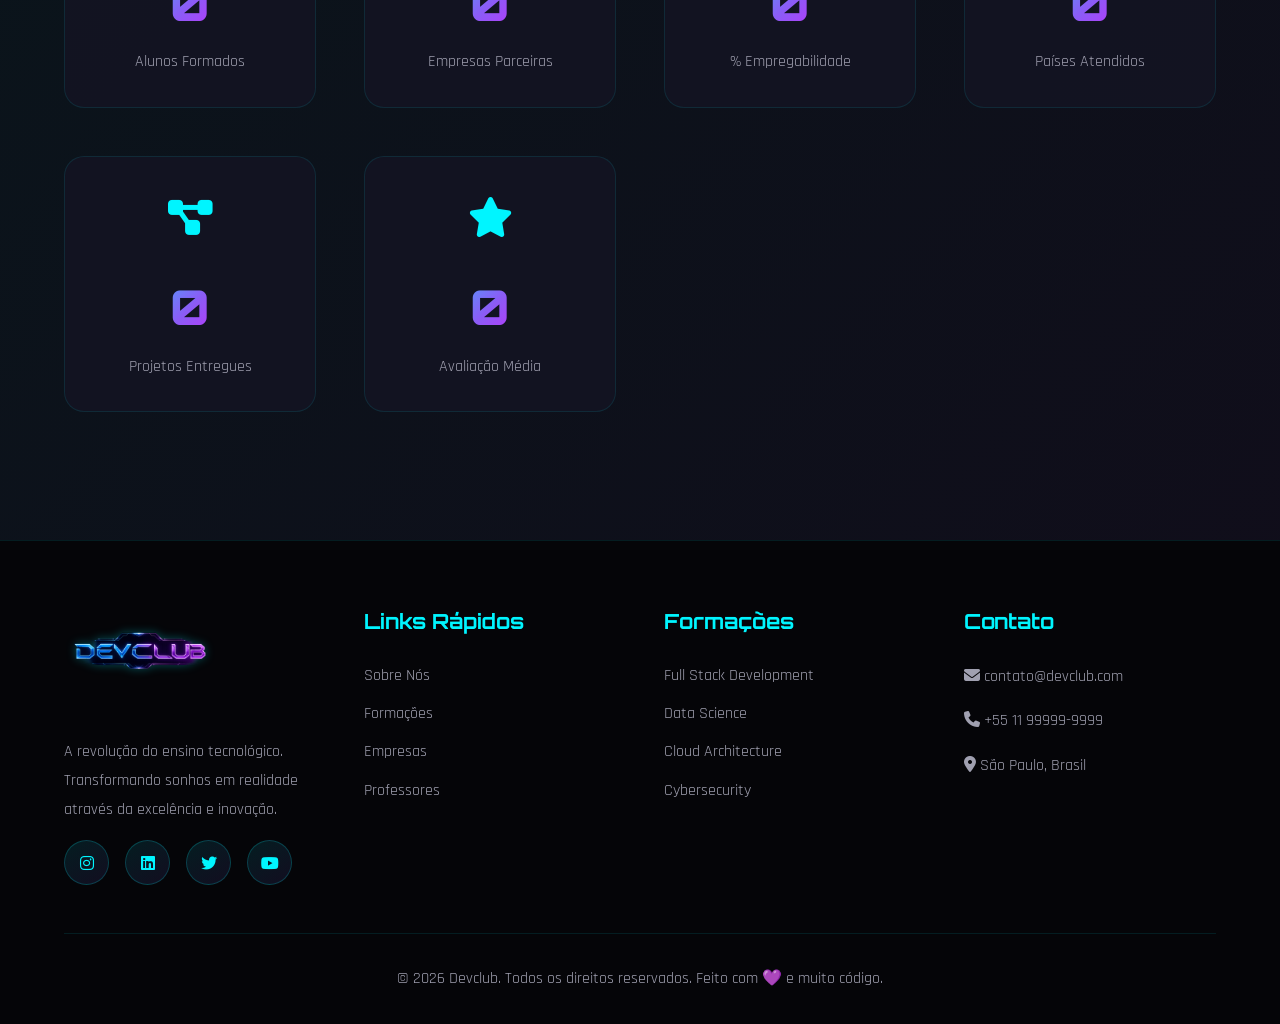
<file: html/index.html>
<!DOCTYPE html>
<html lang="pt-BR">
<head>
    <meta charset="UTF-8">
    <meta name="viewport" content="width=device-width, initial-scale=1.0">
    <title>Devclub - A Revolução do Ensino Tecnológico</title>
    
    <!-- Importando fontes modernas do Google Fonts -->
    <link rel="preconnect" href="https://fonts.googleapis.com">
    <link rel="preconnect" href="https://fonts.gstatic.com" crossorigin>
    <link href="https://fonts.googleapis.com/css2?family=Orbitron:wght@400;700;900&family=Rajdhani:wght@300;400;500;600;700&display=swap" rel="stylesheet">
    
    <!-- Importando biblioteca de animações AOS -->
    <link href="https://unpkg.com/aos@2.3.1/dist/aos.css" rel="stylesheet">
    
    <!-- Importando ícones do Font Awesome -->
    <link rel="stylesheet" href="https://cdnjs.cloudflare.com/ajax/libs/font-awesome/6.4.0/css/all.min.css">
    
    <!-- Importando arquivo CSS externo -->
    <link rel="stylesheet" href="../css/style.css">
</head>
<body>
    <!-- Fundo de partículas animadas -->
    <div class="particles-bg" id="particles"></div>

    <!-- Navbar com efeito glassmorphism -->
    <nav class="navbar" id="navbar">
        <div class="logo">
            <img src="../assets/img/logo-devclub-2.png" alt="Devclub Logo" class="logo-img">
        </div>
        
        <!-- Botão de menu sanduíche -->
        <button class="hamburger" id="hamburger" aria-label="Menu">
            <span></span>
            <span></span>
            <span></span>
        </button>
        
        <ul class="nav-links" id="navLinks">
            <li><a href="#about">Sobre</a></li>
            <li><a href="#formations">Formações</a></li>
            <li><a href="#companies">Empresas</a></li>
            <li><a href="#teachers">Professores</a></li>
            <li><a href="#stats">Resultados</a></li>
        </ul>
    </nav>

    <!-- Hero Section -->
    <section class="hero">
        <div class="hero-content">
            <span class="hero-badge">🚀 A Revolução do Ensino Tecnológico</span>
            <h1 class="hero-title">DEVCLUB</h1>
            <p class="hero-subtitle">
                A instituição de ensino de tecnologia mais complexa e insana do mercado. 
                Transformamos desafios impossíveis em soluções extraordinárias.
            </p>
            
            <!-- Estatísticas principais -->
            <div class="hero-stats">
                <div class="stat-item">
                    <div class="stat-number" data-count="15000">15000</div>
                    <div class="stat-label">Alunos Formados</div>
                </div>
                <div class="stat-item">
                    <div class="stat-number" data-count="500">500</div>
                    <div class="stat-label">Empresas Parceiras</div>
                </div>
                <div class="stat-item">
                    <div class="stat-number" data-count="98">98</div>
                    <div class="stat-label">% Empregabilidade</div>
                </div>
            </div>
            
            <a href="#formations" class="cta-button">Começar Agora</a>
        </div>
    </section>

    <!-- Seção Sobre o Devclub -->
    <section class="section" id="about">
        <div class="section-header">
           
            <h2 class="section-title">O Devclub é Diferente</h2>
            <p class="section-description">
                Não somos apenas uma escola de programação. Somos uma fábrica de inovação, 
                onde a tecnologia encontra a excelência humana.
            </p>
        </div>

        <div class="about-grid">
            <div class="about-card" data-aos="fade-up" data-aos-delay="100">
                <div class="card-icon">
                    <i class="fas fa-rocket"></i>
                </div>
                <h3 class="card-title">Inovação Constante</h3>
                <p class="card-description">
                    Nossos métodos de ensino são desenvolvidos para estar sempre à frente 
                    do mercado tecnológico. Cada dia é uma nova descoberta, cada projeto 
                    é uma revolução.
                </p>
            </div>

            <div class="about-card" data-aos="fade-up" data-aos-delay="200">
                <div class="card-icon">
                    <i class="fas fa-brain"></i>
                </div>
                <h3 class="card-title">Aprendizado Insano</h3>
                <p class="card-description">
                    Nossa abordagem desafia o convencional. Criamos ambientes de 
                    aprendizado que simulam cenários reais e complexos, preparando 
                    nossos alunos para qualquer desafio.
                </p>
            </div>

            <div class="about-card" data-aos="fade-up" data-aos-delay="300">
                <div class="card-icon">
                    <i class="fas fa-globe"></i>
                </div>
                <h3 class="card-title">Impacto Global</h3>
                <p class="card-description">
                    Nossos alunos estão transformando empresas em todo o mundo. 
                    Do Brasil ao Vale do Silício, o Devclub está presente onde 
                    a tecnologia faz a diferença.
                </p>
            </div>

            <div class="about-card" data-aos="fade-up" data-aos-delay="400">
                <div class="card-icon">
                    <i class="fas fa-shield-alt"></i>
                </div>
                <h3 class="card-title">Excelência Garantida</h3>
                <p class="card-description">
                    Não aceitamos menos que a perfeição. Cada linha de código, 
                    cada projeto, cada solução é refinada até atingir o nível 
                    de excelência que define o Devclub.
                </p>
            </div>
        </div>
    </section>

    <!-- Seção de Formações -->
    <section class="section formations-section" id="formations">
        <div class="section-header">
            <span class="section-badge">Nossas Formações</span>
            <h2 class="section-title">Trilhas de Conhecimento</h2>
            <p class="section-description">
                Nossos alunos dominam ferramentas que transformam problemas complexos 
                em soluções elegantes e eficientes.
            </p>
        </div>

        <div class="formations-grid">
            <div class="formation-card" data-aos="fade-up" data-aos-delay="100">
                <span class="formation-badge">Full Stack</span>
                <h3 class="formation-title">Desenvolvimento Web Completo</h3>
                <p class="formation-description">
                    Domine front-end e back-end criando aplicações web escaláveis 
                    e de alta performance que resolvem problemas reais.
                </p>
                <div class="formation-skills">
                    <span class="skill-tag">React</span>
                    <span class="skill-tag">Node.js</span>
                    <span class="skill-tag">TypeScript</span>
                    <span class="skill-tag">AWS</span>
                </div>
            </div>

            <div class="formation-card" data-aos="fade-up" data-aos-delay="200">
                <span class="formation-badge">Data Science</span>
                <h3 class="formation-title">Ciência de Dados Avançada</h3>
                <p class="formation-description">
                    Transforme dados em insights valiosos. Nossos alunos criam 
                    modelos preditivos e soluções de IA que mudam o jogo.
                </p>
                <div class="formation-skills">
                    <span class="skill-tag">Python</span>
                    <span class="skill-tag">Machine Learning</span>
                    <span class="skill-tag">TensorFlow</span>
                    <span class="skill-tag">Big Data</span>
                </div>
            </div>

            <div class="formation-card" data-aos="fade-up" data-aos-delay="300">
                <span class="formation-badge">Cloud</span>
                <h3 class="formation-title">Arquitetura Cloud</h3>
                <p class="formation-description">
                    Projete e implemente infraestruturas cloud robustas e seguras 
                    que suportam milhões de usuários.
                </p>
                <div class="formation-skills">
                    <span class="skill-tag">AWS</span>
                    <span class="skill-tag">Azure</span>
                    <span class="skill-tag">Kubernetes</span>
                    <span class="skill-tag">DevOps</span>
                </div>
            </div>

            <div class="formation-card" data-aos="fade-up" data-aos-delay="400">
                <span class="formation-badge">Mobile</span>
                <h3 class="formation-title">Desenvolvimento Mobile</h3>
                <p class="formation-description">
                    Crie aplicativos mobile nativos e cross-platform que 
                    encantam usuários e dominam as lojas de apps.
                </p>
                <div class="formation-skills">
                    <span class="skill-tag">React Native</span>
                    <span class="skill-tag">Flutter</span>
                    <span class="skill-tag">Swift</span>
                    <span class="skill-tag">Kotlin</span>
                </div>
            </div>

            <div class="formation-card" data-aos="fade-up" data-aos-delay="500">
                <span class="formation-badge">Cybersecurity</span>
                <h3 class="formation-title">Segurança Cibernética</h3>
                <p class="formation-description">
                    Proteja sistemas críticos contra ameaças avançadas. 
                    Nossos alunos são os guardiões do mundo digital.
                </p>
                <div class="formation-skills">
                    <span class="skill-tag">Penetration Testing</span>
                    <span class="skill-tag">Ethical Hacking</span>
                    <span class="skill-tag">SIEM</span>
                    <span class="skill-tag">Cryptocurrency</span>
                </div>
            </div>

            <div class="formation-card" data-aos="fade-up" data-aos-delay="600">
                <span class="formation-badge">Blockchain</span>
                <h3 class="formation-title">Blockchain & Web3</h3>
                <p class="formation-description">
                    Desenvolva soluções descentralizadas que redefinem 
                    transações e contratos digitais.
                </p>
                <div class="formation-skills">
                    <span class="skill-tag">Solidity</span>
                    <span class="skill-tag">Smart Contracts</span>
                    <span class="skill-tag">DeFi</span>
                    <span class="skill-tag">NFTs</span>
                </div>
            </div>
        </div>
    </section>

    <!-- Seção de Empresas Parceiras -->
    <section class="section companies-section" id="companies">
        <div class="section-header">
            <span class="section-badge">Quem Contrata Nossos Alunos</span>
            <h2 class="section-title">Empresas que Acreditam</h2>
            <p class="section-description">
                As maiores e mais inovadoras empresas do mundo confiam 
                nos profissionais formados pelo Devclub.
            </p>
        </div>

        <div class="companies-grid">
            <div class="company-card" data-aos="zoom-in" data-aos-delay="100">
                <div class="company-logo">
                    <i class="fab fa-google"></i>
                </div>
                <h3 class="company-name">Google</h3>
                <p class="company-info">Mais de 200 alunos contratados</p>
            </div>

            <div class="company-card" data-aos="zoom-in" data-aos-delay="200">
                <div class="company-logo">
                    <i class="fab fa-amazon"></i>
                </div>
                <h3 class="company-name">Amazon</h3>
                <p class="company-info">Líder em contratações AWS</p>
            </div>

            <div class="company-card" data-aos="zoom-in" data-aos-delay="300">
                <div class="company-logo">
                    <i class="fab fa-microsoft"></i>
                </div>
                <h3 class="company-name">Microsoft</h3>
                <p class="company-info">Parceria estratégica global</p>
            </div>

            <div class="company-card" data-aos="zoom-in" data-aos-delay="400">
                <div class="company-logo">
                    <i class="fab fa-meta"></i>
                </div>
                <h3 class="company-name">Meta</h3>
                <p class="company-info">Inovação em realidade virtual</p>
            </div>

            <div class="company-card" data-aos="zoom-in" data-aos-delay="500">
                <div class="company-logo">
                    <i class="fab fa-apple"></i>
                </div>
                <h3 class="company-name">Apple</h3>
                <p class="company-info">Excelência em mobile</p>
            </div>

            <div class="company-card" data-aos="zoom-in" data-aos-delay="600">
                <div class="company-logo">
                    <i class="fab fa-spotify"></i>
                </div>
                <h3 class="company-name">Spotify</h3>
                <p class="company-info">Especialistas em streaming</p>
            </div>

            <div class="company-card" data-aos="zoom-in" data-aos-delay="700">
                <div class="company-logo">
                    <i class="fab fa-uber"></i>
                </div>
                <h3 class="company-name">Uber</h3>
                <p class="company-info">Líderes em mobility</p>
            </div>

            <div class="company-card" data-aos="zoom-in" data-aos-delay="800">
                <div class="company-logo">
                    <i class="fab fa-airbnb"></i>
                </div>
                <h3 class="company-name">Airbnb</h3>
                <p class="company-info">Inovação em hospitality</p>
            </div>
        </div>
    </section>

    <!-- Seção de Professores -->
    <section class="section teachers-section" id="teachers">
        <div class="section-header">
            <span class="section-badge">Nossos Mestres</span>
            <h2 class="section-title">Professores Extraordinários</h2>
            <p class="section-description">
                Aprendam com os melhores profissionais do mercado tecnológico, 
                que já construíram o futuro e agora ensinam você a fazer o mesmo.
            </p>
        </div>

        <div class="teachers-grid">
            <div class="teacher-card" data-aos="flip-left" data-aos-delay="100">
                <div class="teacher-avatar">
                    <img src="../assets/img/images.jpg" alt="Dr. Carlos Mendes" class="teacher-img">
                </div>
                <h3 class="teacher-name">Dr. Carlos Mendes</h3>
                <p class="teacher-role">Arquiteto de Software Sênior</p>
                <p class="teacher-bio">
                    Ex-Google e Microsoft, com 15+ anos de experiência em 
                    sistemas distribuídos e arquitetura cloud.
                </p>
            </div>

            <div class="teacher-card" data-aos="flip-left" data-aos-delay="200">
                <div class="teacher-avatar">
                    <img src="../assets/img/image-social.png" alt="Dr. Miguel Pedreira" class="teacher-img">
                </div>
                <h3 class="teacher-name">Dr. Miguel Pedreira</h3>
                <p class="teacher-role">Especialista em IA & Machine Learning</p>
                <p class="teacher-bio">
                    PhD em Inteligência Artificial pela Stanford, pioneira 
                    em redes neurais e deep learning.
                </p>
            </div>

            <div class="teacher-card" data-aos="flip-left" data-aos-delay="300">
                <div class="teacher-avatar">
                    <img src="../assets/img/ricardo.png" alt="Ricardo Santos" class="teacher-img">
                </div>
                <h3 class="teacher-name">Ricardo Santos</h3>
                <p class="teacher-role">Cybersecurity Expert</p>
                <p class="teacher-bio">
                    Ex-hacker ético do NSA, responsável por segurança 
                    de sistemas críticos em todo o mundo.
                </p>
            </div>

            <div class="teacher-card" data-aos="flip-left" data-aos-delay="400">
                <div class="teacher-avatar">
                    <img src="../assets/img/mariana.jpeg" alt="Marina Costa" class="teacher-img">
                </div>
                <h3 class="teacher-name">Marina Costa</h3>
                <p class="teacher-role">Mobile Development Lead</p>
                <p class="teacher-bio">
                    Criadora de apps com 10M+ downloads, especialista 
                    em UX/UI e desenvolvimento mobile.
                </p>
            </div>
        </div>
    </section>

    <!-- Seção de Estatísticas -->
    <section class="stats-section" id="stats">
        <div class="stats-container">
            <div class="section-header">
                <span class="section-badge">Nossos Números</span>
                <h2 class="section-title">Resultados que Falam</h2>
                <p class="section-description">
                    Cada número representa uma história de sucesso, 
                    uma vida transformada pelo poder da tecnologia.
                </p>
            </div>

            <div class="stats-grid">
                <div class="stat-box" data-aos="fade-up" data-aos-delay="100">
                    <div class="stat-icon">
                        <i class="fas fa-users"></i>
                    </div>
                    <div class="stat-value" data-count="15000">0</div>
                    <div class="stat-text">Alunos Formados</div>
                </div>

                <div class="stat-box" data-aos="fade-up" data-aos-delay="200">
                    <div class="stat-icon">
                        <i class="fas fa-building"></i>
                    </div>
                    <div class="stat-value" data-count="500">0</div>
                    <div class="stat-text">Empresas Parceiras</div>
                </div>

                <div class="stat-box" data-aos="fade-up" data-aos-delay="300">
                    <div class="stat-icon">
                        <i class="fas fa-briefcase"></i>
                    </div>
                    <div class="stat-value" data-count="98">0</div>
                    <div class="stat-text">% Empregabilidade</div>
                </div>

                <div class="stat-box" data-aos="fade-up" data-aos-delay="400">
                    <div class="stat-icon">
                        <i class="fas fa-globe"></i>
                    </div>
                    <div class="stat-value" data-count="45">0</div>
                    <div class="stat-text">Países Atendidos</div>
                </div>

                <div class="stat-box" data-aos="fade-up" data-aos-delay="500">
                    <div class="stat-icon">
                        <i class="fas fa-project-diagram"></i>
                    </div>
                    <div class="stat-value" data-count="50000">0</div>
                    <div class="stat-text">Projetos Entregues</div>
                </div>

                <div class="stat-box" data-aos="fade-up" data-aos-delay="600">
                    <div class="stat-icon">
                        <i class="fas fa-star"></i>
                    </div>
                    <div class="stat-value" data-count="4.9">0</div>
                    <div class="stat-text">Avaliação Média</div>
                </div>
            </div>
        </div>
    </section>

    <!-- Footer -->
    <footer class="footer">
        <div class="footer-content">
            <div class="footer-section">
                <img src="../assets/img/logo-devclub-2.png" alt="Devclub Logo" class="footer-logo">
                <p>
                    A revolução do ensino tecnológico. Transformando 
                    sonhos em realidade através da excelência e inovação.
                </p>
                <div class="social-links">
                    <a href="#"><i class="fab fa-instagram"></i></a>
                    <a href="#"><i class="fab fa-linkedin"></i></a>
                    <a href="#"><i class="fab fa-twitter"></i></a>
                    <a href="#"><i class="fab fa-youtube"></i></a>
                </div>
            </div>

            <div class="footer-section">
                <h3>Links Rápidos</h3>
                <ul class="footer-links">
                    <li><a href="#about">Sobre Nós</a></li>
                    <li><a href="#formations">Formações</a></li>
                    <li><a href="#companies">Empresas</a></li>
                    <li><a href="#teachers">Professores</a></li>
                </ul>
            </div>

            <div class="footer-section">
                <h3>Formações</h3>
                <ul class="footer-links">
                    <li><a href="#">Full Stack Development</a></li>
                    <li><a href="#">Data Science</a></li>
                    <li><a href="#">Cloud Architecture</a></li>
                    <li><a href="#">Cybersecurity</a></li>
                </ul>
            </div>

            <div class="footer-section">
                <h3>Contato</h3>
                <p>
                    <i class="fas fa-envelope"></i> contato@devclub.com
                </p>
                <p>
                    <i class="fas fa-phone"></i> +55 11 99999-9999
                </p>
                <p>
                    <i class="fas fa-map-marker-alt"></i> São Paulo, Brasil
                </p>
            </div>
        </div>

        <div class="footer-bottom">
            <p>&copy; 2026 Devclub. Todos os direitos reservados. Feito com 💜 e muito código.</p>
        </div>
    </footer>

    <!-- Botão de Suporte Flutuante -->
    <button class="support-button" id="supportBtn" title="Falar com Suporte">
        <i class="fas fa-headset"></i>
    </button>

    <!-- Modal de Suporte -->
    <div class="support-modal" id="supportModal">
        <div class="modal-content">
            <button class="modal-close" id="modalClose">
                <i class="fas fa-times"></i>
            </button>
            <h2 class="modal-title">Fale Conosco</h2>
            <form class="modal-form" id="supportForm">
                <input type="text" class="modal-input" placeholder="Seu Nome" required>
                <input type="email" class="modal-input" placeholder="Seu E-mail" required>
                <textarea class="modal-textarea" placeholder="Como podemos ajudar?" required></textarea>
                <button type="submit" class="modal-submit">Enviar Mensagem</button>
            </form>
        </div>
    </div>

    <!-- Importando biblioteca AOS para animações -->
    <script src="https://unpkg.com/aos@2.3.1/dist/aos.js"></script>
    
    <!-- Importando arquivo JavaScript externo -->
    <script src="../js/main.js"></script>
</body>
</html>
</file>
<file: style.css>
/* ============================================
   VARIÁVEIS DE CORES FUTURÍSTICAS
   ============================================ */
:root {
    --primary-neon: #00f5ff;
    --secondary-neon: #ff00ff;
    --accent-purple: #8b5cf6;
    --dark-bg: #0a0a0f;
    --darker-bg: #050508;
    --card-bg: rgba(20, 20, 35, 0.8);
    --text-primary: #ffffff;
    --text-secondary: #a0a0b0;
    --gradient-main: linear-gradient(135deg, #00f5ff, #8b5cf6, #ff00ff);
    --gradient-card: linear-gradient(145deg, rgba(0, 245, 255, 0.1), rgba(139, 92, 246, 0.1));
}

/* ============================================
   RESET E ESTILOS BASE
   ============================================ */
* {
    margin: 0;
    padding: 0;
    box-sizing: border-box;
}

html {
    scroll-behavior: smooth;
}

body {
    font-family: 'Rajdhani', sans-serif;
    background-color: var(--dark-bg);
    color: var(--text-primary);
    overflow-x: hidden;
    line-height: 1.6;
}

/* ============================================
   ANIMAÇÃO DE FUNDO COM PARTÍCULAS
   ============================================ */
.particles-bg {
    position: fixed;
    top: 0;
    left: 0;
    width: 100%;
    height: 100%;
    z-index: -1;
    overflow: hidden;
}

.particle {
    position: absolute;
    width: 4px;
    height: 4px;
    background: var(--primary-neon);
    border-radius: 50%;
    animation: float-particle 15s infinite;
    opacity: 0.6;
}

@keyframes float-particle {
    0%, 100% {
        transform: translateY(100vh) rotate(0deg);
        opacity: 0;
    }
    10% {
        opacity: 0.6;
    }
    90% {
        opacity: 0.6;
    }
    100% {
        transform: translateY(-100vh) rotate(720deg);
        opacity: 0;
    }
}

/* ============================================
   HEADER/NAVBAR COM EFEITO GLASSMORPHISM
   ============================================ */
.navbar {
    position: fixed;
    top: 0;
    left: 0;
    right: 0;
    padding: 1.5rem 5%;
    display: flex;
    justify-content: space-between;
    align-items: center;
    z-index: 1000;
    background: rgba(10, 10, 15, 0.8);
    backdrop-filter: blur(20px);
    border-bottom: 1px solid rgba(0, 245, 255, 0.1);
    transition: all 0.3s ease;
}

.navbar.scrolled {
    padding: 1rem 5%;
    background: rgba(5, 5, 8, 0.95);
}

.logo {
    display: flex;
    align-items: center;
    animation: glow-pulse 2s ease-in-out infinite;
}

.logo-img {
    width: 180px;
    height: auto;
    max-height: 60px;
    object-fit: contain;
    filter: drop-shadow(0 0 10px rgba(0, 245, 255, 0.5));
    transition: filter 0.3s ease;
}

.logo:hover .logo-img {
    filter: drop-shadow(0 0 20px rgba(0, 245, 255, 0.8));
}

@keyframes glow-pulse {
    0%, 100% {
        text-shadow: 0 0 30px rgba(0, 245, 255, 0.5);
    }
    50% {
        text-shadow: 0 0 50px rgba(0, 245, 255, 0.8), 0 0 80px rgba(139, 92, 246, 0.5);
    }
}

.nav-links {
    display: flex;
    gap: 2rem;
    list-style: none;
    transition: all 0.3s ease;
}

/* ============================================
   MENU SANDUÍCHE (HAMBURGER)
   ============================================ */
.hamburger {
    display: none;
    flex-direction: column;
    justify-content: space-around;
    width: 30px;
    height: 25px;
    background: transparent;
    border: none;
    cursor: pointer;
    z-index: 1001;
    padding: 0;
}

.hamburger span {
    width: 100%;
    height: 3px;
    background: var(--primary-neon);
    border-radius: 3px;
    transition: all 0.3s ease;
    box-shadow: 0 0 10px rgba(0, 245, 255, 0.5);
}

.hamburger:hover span {
    box-shadow: 0 0 15px rgba(0, 245, 255, 0.8);
}

/* Animação do hamburger quando ativo */
.hamburger.active span:nth-child(1) {
    transform: rotate(45deg) translate(8px, 8px);
}

.hamburger.active span:nth-child(2) {
    opacity: 0;
}

.hamburger.active span:nth-child(3) {
    transform: rotate(-45deg) translate(7px, -7px);
}

.nav-links a {
    color: var(--text-primary);
    text-decoration: none;
    font-weight: 500;
    font-size: 1.1rem;
    position: relative;
    transition: color 0.3s ease;
}

.nav-links a::after {
    content: '';
    position: absolute;
    bottom: -5px;
    left: 0;
    width: 0;
    height: 2px;
    background: var(--gradient-main);
    transition: width 0.3s ease;
}

.nav-links a:hover {
    color: var(--primary-neon);
}

.nav-links a:hover::after {
    width: 100%;
}

/* ============================================
   HERO SECTION COM ANIMAÇÕES DRAMÁTICAS
   ============================================ */
.hero {
    min-height: 100vh;
    display: flex;
    align-items: center;
    justify-content: center;
    text-align: center;
    padding: 8rem 5% 4rem;
    position: relative;
    overflow: hidden;
}

.hero::before {
    content: '';
    position: absolute;
    top: 50%;
    left: 50%;
    transform: translate(-50%, -50%);
    width: 600px;
    height: 600px;
    background: radial-gradient(circle, rgba(0, 245, 255, 0.2) 0%, transparent 70%);
    animation: pulse-glow 4s ease-in-out infinite;
}

@keyframes pulse-glow {
    0%, 100% {
        transform: translate(-50%, -50%) scale(1);
        opacity: 0.5;
    }
    50% {
        transform: translate(-50%, -50%) scale(1.2);
        opacity: 0.8;
    }
}

.hero-content {
    z-index: 10;
    max-width: 900px;
}

.hero-badge {
    display: inline-block;
    padding: 0.5rem 1.5rem;
    background: var(--gradient-card);
    border: 1px solid rgba(0, 245, 255, 0.3);
    border-radius: 50px;
    font-size: 0.9rem;
    margin-bottom: 2rem;
    animation: fadeInUp 1s ease;
}

.hero-title {
    font-family: 'Orbitron', sans-serif;
    font-size: 4rem;
    font-weight: 900;
    line-height: 1.1;
    margin-bottom: 1.5rem;
    background: var(--gradient-main);
    -webkit-background-clip: text;
    -webkit-text-fill-color: transparent;
    background-clip: text;
    animation: fadeInUp 1s ease 0.2s both;
}

.hero-subtitle {
    font-size: 1.5rem;
    color: var(--text-secondary);
    margin-bottom: 3rem;
    animation: fadeInUp 1s ease 0.4s both;
}

.hero-stats {
    display: flex;
    justify-content: center;
    gap: 4rem;
    margin-bottom: 3rem;
    animation: fadeInUp 1s ease 0.6s both;
}

.stat-item {
    text-align: center;
}

.stat-number {
    font-family: 'Orbitron', sans-serif;
    font-size: 3rem;
    font-weight: 900;
    background: var(--gradient-main);
    -webkit-background-clip: text;
    -webkit-text-fill-color: transparent;
    background-clip: text;
}

.stat-label {
    font-size: 0.9rem;
    color: var(--text-secondary);
    text-transform: uppercase;
    letter-spacing: 2px;
}

.cta-button {
    display: inline-block;
    padding: 1.2rem 3rem;
    background: var(--gradient-main);
    color: var(--dark-bg);
    text-decoration: none;
    font-weight: 700;
    font-size: 1.1rem;
    border-radius: 50px;
    border: none;
    cursor: pointer;
    position: relative;
    overflow: hidden;
    transition: all 0.3s ease;
    animation: fadeInUp 1s ease 0.8s both;
}

.cta-button::before {
    content: '';
    position: absolute;
    top: 0;
    left: -100%;
    width: 100%;
    height: 100%;
    background: linear-gradient(90deg, transparent, rgba(255, 255, 255, 0.3), transparent);
    transition: left 0.5s ease;
}

.cta-button:hover::before {
    left: 100%;
}

.cta-button:hover {
    transform: translateY(-3px);
    box-shadow: 0 20px 40px rgba(0, 245, 255, 0.4);
}

@keyframes fadeInUp {
    from {
        opacity: 0;
        transform: translateY(30px);
    }
    to {
        opacity: 1;
        transform: translateY(0);
    }
}

/* ============================================
   SEÇÃO SOBRE O DEVCLUB
   ============================================ */
.section {
    padding: 6rem 5%;
    position: relative;
}

.section-header {
    text-align: center;
    margin-bottom: 4rem;
}

.section-badge {
    display: inline-block;
    padding: 0.5rem 1.5rem;
    background: var(--gradient-card);
    border: 1px solid rgba(139, 92, 246, 0.3);
    border-radius: 50px;
    font-size: 0.85rem;
    color: var(--primary-neon);
    text-transform: uppercase;
    letter-spacing: 2px;
    margin-bottom: 1rem;
}

.section-title {
    font-family: 'Orbitron', sans-serif;
    font-size: 3rem;
    font-weight: 900;
    margin-bottom: 1rem;
    background: var(--gradient-main);
    -webkit-background-clip: text;
    -webkit-text-fill-color: transparent;
    background-clip: text;
}

.section-description {
    font-size: 1.2rem;
    color: var(--text-secondary);
    max-width: 700px;
    margin: 0 auto;
}

.about-grid {
    display: grid;
    grid-template-columns: repeat(auto-fit, minmax(350px, 1fr));
    gap: 2rem;
    max-width: 1400px;
    margin: 0 auto;
}

.about-card {
    background: var(--card-bg);
    border: 1px solid rgba(0, 245, 255, 0.1);
    border-radius: 20px;
    padding: 2.5rem;
    position: relative;
    overflow: hidden;
    transition: all 0.4s ease;
}

.about-card::before {
    content: '';
    position: absolute;
    top: 0;
    left: 0;
    right: 0;
    height: 3px;
    background: var(--gradient-main);
    transform: scaleX(0);
    transition: transform 0.4s ease;
}

.about-card:hover::before {
    transform: scaleX(1);
}

.about-card:hover {
    transform: translateY(-10px);
    border-color: rgba(0, 245, 255, 0.3);
    box-shadow: 0 20px 40px rgba(0, 245, 255, 0.1);
}

.card-icon {
    width: 70px;
    height: 70px;
    background: var(--gradient-card);
    border-radius: 15px;
    display: flex;
    align-items: center;
    justify-content: center;
    margin: 0 auto 1.5rem;
    font-size: 2rem;
    color: var(--primary-neon);
}

.card-title {
    font-family: 'Orbitron', sans-serif;
    font-size: 1.5rem;
    font-weight: 700;
    margin-bottom: 1rem;
    color: var(--text-primary);
}

.card-description {
    color: var(--text-secondary);
    line-height: 1.8;
}

/* ============================================
   SEÇÃO DE FORMAÇÕES
   ============================================ */
.formations-section {
    background: var(--darker-bg);
}

.formations-grid {
    display: grid;
    grid-template-columns: repeat(auto-fit, minmax(320px, 1fr));
    gap: 2rem;
    max-width: 1400px;
    margin: 0 auto;
}

.formation-card {
    background: var(--card-bg);
    border: 1px solid rgba(139, 92, 246, 0.2);
    border-radius: 20px;
    padding: 2rem;
    position: relative;
    overflow: hidden;
    transition: all 0.4s ease;
}

.formation-card::after {
    content: '';
    position: absolute;
    top: -50%;
    right: -50%;
    width: 100%;
    height: 100%;
    background: radial-gradient(circle, rgba(139, 92, 246, 0.1) 0%, transparent 70%);
    transition: all 0.4s ease;
}

.formation-card:hover::after {
    top: -30%;
    right: -30%;
}

.formation-card:hover {
    transform: translateY(-10px) scale(1.02);
    border-color: var(--accent-purple);
    box-shadow: 0 30px 60px rgba(139, 92, 246, 0.2);
}

.formation-badge {
    display: inline-block;
    padding: 0.3rem 1rem;
    background: rgba(139, 92, 246, 0.2);
    border-radius: 20px;
    font-size: 0.8rem;
    color: var(--secondary-neon);
    margin-bottom: 1rem;
}

.formation-title {
    font-family: 'Orbitron', sans-serif;
    font-size: 1.3rem;
    font-weight: 700;
    margin-bottom: 1rem;
}

.formation-description {
    color: var(--text-secondary);
    margin-bottom: 1.5rem;
    line-height: 1.7;
}

.formation-skills {
    display: flex;
    flex-wrap: wrap;
    gap: 0.5rem;
}

.skill-tag {
    padding: 0.4rem 1rem;
    background: rgba(0, 245, 255, 0.1);
    border: 1px solid rgba(0, 245, 255, 0.2);
    border-radius: 15px;
    font-size: 0.8rem;
    color: var(--primary-neon);
    transition: all 0.3s ease;
}

.skill-tag:hover {
    background: rgba(0, 245, 255, 0.2);
    transform: scale(1.05);
}

/* ============================================
   SEÇÃO DE EMPRESAS PARCEIRAS
   ============================================ */
.companies-section {
    background: linear-gradient(180deg, var(--dark-bg) 0%, var(--darker-bg) 100%);
}

.companies-grid {
    display: grid;
    grid-template-columns: repeat(auto-fit, minmax(280px, 1fr));
    gap: 2rem;
    max-width: 1200px;
    margin: 0 auto;
}

.company-card {
    background: var(--card-bg);
    border: 1px solid rgba(0, 245, 255, 0.1);
    border-radius: 15px;
    padding: 2rem;
    text-align: center;
    transition: all 0.4s ease;
    position: relative;
}

.company-card:hover {
    transform: translateY(-5px);
    border-color: var(--primary-neon);
    box-shadow: 0 15px 30px rgba(0, 245, 255, 0.15);
}

.company-logo {
    width: 80px;
    height: 80px;
    background: var(--gradient-card);
    border-radius: 50%;
    display: flex;
    align-items: center;
    justify-content: center;
    margin: 0 auto 1.5rem;
    font-size: 2rem;
    color: var(--primary-neon);
}

.company-name {
    font-family: 'Orbitron', sans-serif;
    font-size: 1.2rem;
    font-weight: 700;
    margin-bottom: 0.5rem;
}

.company-info {
    color: var(--text-secondary);
    font-size: 0.9rem;
}

/* ============================================
   SEÇÃO DE PROFESSORES
   ============================================ */
.teachers-section {
    background: var(--darker-bg);
}

.teachers-grid {
    display: grid;
    grid-template-columns: repeat(auto-fit, minmax(300px, 1fr));
    gap: 2.5rem;
    max-width: 1400px;
    margin: 0 auto;
}

.teacher-card {
    background: var(--card-bg);
    border: 1px solid rgba(255, 0, 255, 0.1);
    border-radius: 20px;
    padding: 2rem;
    text-align: center;
    transition: all 0.4s ease;
    position: relative;
    overflow: hidden;
}

.teacher-card::before {
    content: '';
    position: absolute;
    bottom: 0;
    left: 0;
    right: 0;
    height: 100px;
    background: linear-gradient(0deg, rgba(255, 0, 255, 0.1) 0%, transparent 100%);
}

.teacher-card:hover {
    transform: translateY(-10px);
    border-color: var(--secondary-neon);
    box-shadow: 0 25px 50px rgba(255, 0, 255, 0.15);
}

.teacher-avatar {
    width: 150px;
    height: 150px;
    background: var(--gradient-main);
    border-radius: 50%;
    margin: 0 auto 1.5rem;
    display: flex;
    align-items: center;
    justify-content: center;
    font-size: 3rem;
    position: relative;
    overflow: hidden;
    border: 3px solid var(--primary-neon);
    box-shadow: 0 0 20px rgba(0, 245, 255, 0.3);
}

.teacher-avatar i {
    color: var(--primary-neon);
}

.teacher-img {
    width: 100%;
    height: 100%;
    object-fit: cover;
    object-position: center top;
}

.teacher-avatar::after {
    content: '';
    position: absolute;
    top: -5px;
    left: -5px;
    right: -5px;
    bottom: -5px;
    border: 2px solid var(--primary-neon);
    border-radius: 50%;
    animation: spin-border 4s linear infinite;
}

@keyframes spin-border {
    from {
        transform: rotate(0deg);
    }
    to {
        transform: rotate(360deg);
    }
}

.teacher-name {
    font-family: 'Orbitron', sans-serif;
    font-size: 1.3rem;
    font-weight: 700;
    margin-bottom: 0.5rem;
}

.teacher-role {
    color: var(--primary-neon);
    font-size: 0.9rem;
    margin-bottom: 1rem;
}

.teacher-bio {
    color: var(--text-secondary);
    font-size: 0.95rem;
    line-height: 1.7;
}

/* ============================================
   SEÇÃO DE ESTATÍSTICAS
   ============================================ */
.stats-section {
    background: linear-gradient(135deg, rgba(0, 245, 255, 0.05) 0%, rgba(139, 92, 246, 0.05) 100%);
    padding: 8rem 5%;
}

.stats-container {
    max-width: 1200px;
    margin: 0 auto;
}

.stats-grid {
    display: grid;
    grid-template-columns: repeat(auto-fit, minmax(200px, 1fr));
    gap: 3rem;
    text-align: center;
}

.stat-box {
    padding: 2rem;
    background: var(--card-bg);
    border: 1px solid rgba(0, 245, 255, 0.1);
    border-radius: 20px;
    transition: all 0.4s ease;
}

.stat-box:hover {
    transform: scale(1.05);
    border-color: var(--primary-neon);
    box-shadow: 0 20px 40px rgba(0, 245, 255, 0.2);
}

.stat-icon {
    font-size: 2.5rem;
    color: var(--primary-neon);
    margin-bottom: 1rem;
}

.stat-value {
    font-family: 'Orbitron', sans-serif;
    font-size: 3rem;
    font-weight: 900;
    background: var(--gradient-main);
    -webkit-background-clip: text;
    -webkit-text-fill-color: transparent;
    background-clip: text;
    margin-bottom: 0.5rem;
}

.stat-text {
    color: var(--text-secondary);
    font-size: 1rem;
}

/* ============================================
   FOOTER
   ============================================ */
.footer {
    background: var(--darker-bg);
    padding: 4rem 5% 2rem;
    border-top: 1px solid rgba(0, 245, 255, 0.1);
}

.footer-content {
    max-width: 1200px;
    margin: 0 auto;
    display: grid;
    grid-template-columns: repeat(auto-fit, minmax(250px, 1fr));
    gap: 3rem;
    margin-bottom: 3rem;
}

.footer-section h3 {
    font-family: 'Orbitron', sans-serif;
    font-size: 1.3rem;
    margin-bottom: 1.5rem;
    color: var(--primary-neon);
}

.footer-logo {
    width: 150px;
    height: auto;
    margin-bottom: 1.5rem;
    filter: drop-shadow(0 0 5px rgba(0, 245, 255, 0.3));
}

.footer-section p {
    color: var(--text-secondary);
    line-height: 1.8;
    margin-bottom: 1rem;
}

.footer-links {
    list-style: none;
}

.footer-links li {
    margin-bottom: 0.8rem;
}

.footer-links a {
    color: var(--text-secondary);
    text-decoration: none;
    transition: color 0.3s ease;
}

.footer-links a:hover {
    color: var(--primary-neon);
}

.social-links {
    display: flex;
    gap: 1rem;
}

.social-links a {
    width: 45px;
    height: 45px;
    background: var(--gradient-card);
    border: 1px solid rgba(0, 245, 255, 0.2);
    border-radius: 50%;
    display: flex;
    align-items: center;
    justify-content: center;
    color: var(--primary-neon);
    text-decoration: none;
    transition: all 0.3s ease;
}

.social-links a:hover {
    transform: translateY(-5px);
    border-color: var(--primary-neon);
    box-shadow: 0 10px 20px rgba(0, 245, 255, 0.3);
}

.footer-bottom {
    text-align: center;
    padding-top: 2rem;
    border-top: 1px solid rgba(0, 245, 255, 0.1);
    color: var(--text-secondary);
}

/* ============================================
   BOTÃO DE SUPORTE FLUTUANTE
   ============================================ */
.support-button {
    position: fixed;
    bottom: 30px;
    right: 30px;
    width: 70px;
    height: 70px;
    background: var(--gradient-main);
    border-radius: 50%;
    display: flex;
    align-items: center;
    justify-content: center;
    font-size: 1.8rem;
    color: var(--dark-bg);
    cursor: pointer;
    z-index: 1000;
    border: none;
    transition: all 0.3s ease;
    box-shadow: 0 10px 30px rgba(0, 245, 255, 0.4);
    animation: bounce-support 2s ease-in-out infinite;
}

@keyframes bounce-support {
    0%, 100% {
        transform: translateY(0);
    }
    50% {
        transform: translateY(-10px);
    }
}

.support-button:hover {
    transform: scale(1.1);
    box-shadow: 0 15px 40px rgba(0, 245, 255, 0.6);
}

/* ============================================
   MODAL DE SUPORTE
   ============================================ */
.support-modal {
    position: fixed;
    top: 0;
    left: 0;
    right: 0;
    bottom: 0;
    background: rgba(0, 0, 0, 0.8);
    display: flex;
    align-items: center;
    justify-content: center;
    z-index: 2000;
    opacity: 0;
    visibility: hidden;
    transition: all 0.3s ease;
}

.support-modal.active {
    opacity: 1;
    visibility: visible;
}

.modal-content {
    background: var(--card-bg);
    border: 1px solid rgba(0, 245, 255, 0.3);
    border-radius: 20px;
    padding: 3rem;
    max-width: 500px;
    width: 90%;
    transform: scale(0.9);
    transition: transform 0.3s ease;
}

.support-modal.active .modal-content {
    transform: scale(1);
}

.modal-close {
    position: absolute;
    top: 20px;
    right: 20px;
    background: none;
    border: none;
    color: var(--text-secondary);
    font-size: 1.5rem;
    cursor: pointer;
    transition: color 0.3s ease;
}

.modal-close:hover {
    color: var(--primary-neon);
}

.modal-title {
    font-family: 'Orbitron', sans-serif;
    font-size: 1.8rem;
    margin-bottom: 1.5rem;
    color: var(--primary-neon);
}

.modal-form {
    display: flex;
    flex-direction: column;
    gap: 1rem;
}

.modal-input {
    padding: 1rem;
    background: rgba(0, 0, 0, 0.3);
    border: 1px solid rgba(0, 245, 255, 0.2);
    border-radius: 10px;
    color: var(--text-primary);
    font-family: 'Rajdhani', sans-serif;
    font-size: 1rem;
    transition: border-color 0.3s ease;
}

.modal-input:focus {
    outline: none;
    border-color: var(--primary-neon);
}

.modal-textarea {
    padding: 1rem;
    background: rgba(0, 0, 0, 0.3);
    border: 1px solid rgba(0, 245, 255, 0.2);
    border-radius: 10px;
    color: var(--text-primary);
    font-family: 'Rajdhani', sans-serif;
    font-size: 1rem;
    resize: vertical;
    min-height: 120px;
    transition: border-color 0.3s ease;
}

.modal-textarea:focus {
    outline: none;
    border-color: var(--primary-neon);
}

.modal-submit {
    padding: 1rem 2rem;
    background: var(--gradient-main);
    border: none;
    border-radius: 10px;
    color: var(--dark-bg);
    font-weight: 700;
    font-size: 1rem;
    cursor: pointer;
    transition: all 0.3s ease;
}

.modal-submit:hover {
    transform: translateY(-3px);
    box-shadow: 0 10px 20px rgba(0, 245, 255, 0.3);
}

/* ============================================
   RESPONSIVIDADE
   ============================================ */
@media (max-width: 768px) {
    .hero-title {
        font-size: 2.5rem;
    }

    .hero-subtitle {
        font-size: 1.1rem;
    }

    .hero-stats {
        flex-direction: column;
        gap: 2rem;
    }

    /* Mostrar hamburger menu */
    .hamburger {
        display: flex;
    }

    /* Menu de navegação em mobile */
    .nav-links {
        position: fixed;
        top: 0;
        right: -100%;
        width: 70%;
        height: 100vh;
        background: rgba(10, 10, 15, 0.98);
        backdrop-filter: blur(20px);
        flex-direction: column;
        justify-content: center;
        align-items: center;
        gap: 2rem;
        padding: 2rem;
        border-left: 1px solid rgba(0, 245, 255, 0.2);
        transition: right 0.3s ease;
        z-index: 1000;
    }

    .nav-links.active {
        right: 0;
    }

    .nav-links a {
        font-size: 1.3rem;
        color: var(--primary-neon);
    }

    .section-title {
        font-size: 2rem;
    }

    .about-grid,
    .formations-grid,
    .companies-grid,
    .teachers-grid {
        grid-template-columns: 1fr;
    }

    .card-icon {
        margin: 0 auto 1.5rem;
    }

    .about-card {
        text-align: center;
    }

    .stats-grid {
        grid-template-columns: repeat(2, 1fr);
    }
}

@media (max-width: 480px) {
    .hero-title {
        font-size: 2rem;
    }

    .stat-number {
        font-size: 2rem;
    }

    .stats-grid {
        grid-template-columns: 1fr;
    }

    .support-button {
        width: 60px;
        height: 60px;
        font-size: 1.5rem;
    }
}
</file>
<file: css/style.css>
/* ============================================
   VARIÁVEIS DE CORES FUTURÍSTICAS
   ============================================ */
:root {
    --primary-neon: #00f5ff;
    --secondary-neon: #ff00ff;
    --accent-purple: #8b5cf6;
    --dark-bg: #0a0a0f;
    --darker-bg: #050508;
    --card-bg: rgba(20, 20, 35, 0.8);
    --text-primary: #ffffff;
    --text-secondary: #a0a0b0;
    --gradient-main: linear-gradient(135deg, #00f5ff, #8b5cf6, #ff00ff);
    --gradient-card: linear-gradient(145deg, rgba(0, 245, 255, 0.1), rgba(139, 92, 246, 0.1));
}

/* ============================================
   RESET E ESTILOS BASE
   ============================================ */
* {
    margin: 0;
    padding: 0;
    box-sizing: border-box;
}

html {
    scroll-behavior: smooth;
}

body {
    font-family: 'Rajdhani', sans-serif;
    background-color: var(--dark-bg);
    color: var(--text-primary);
    overflow-x: hidden;
    line-height: 1.6;
}

/* ============================================
   ANIMAÇÃO DE FUNDO COM PARTÍCULAS
   ============================================ */
.particles-bg {
    position: fixed;
    top: 0;
    left: 0;
    width: 100%;
    height: 100%;
    z-index: -1;
    overflow: hidden;
}

.particle {
    position: absolute;
    width: 4px;
    height: 4px;
    background: var(--primary-neon);
    border-radius: 50%;
    animation: float-particle 15s infinite;
    opacity: 0.6;
}

@keyframes float-particle {
    0%, 100% {
        transform: translateY(100vh) rotate(0deg);
        opacity: 0;
    }
    10% {
        opacity: 0.6;
    }
    90% {
        opacity: 0.6;
    }
    100% {
        transform: translateY(-100vh) rotate(720deg);
        opacity: 0;
    }
}

/* ============================================
   HEADER/NAVBAR COM EFEITO GLASSMORPHISM
   ============================================ */
.navbar {
    position: fixed;
    top: 0;
    left: 0;
    right: 0;
    padding: 1.5rem 5%;
    display: flex;
    justify-content: space-between;
    align-items: center;
    z-index: 1000;
    background: rgba(10, 10, 15, 0.8);
    backdrop-filter: blur(20px);
    border-bottom: 1px solid rgba(0, 245, 255, 0.1);
    transition: all 0.3s ease;
}

.navbar.scrolled {
    padding: 1rem 5%;
    background: rgba(5, 5, 8, 0.95);
}

.logo {
    display: flex;
    align-items: center;
    animation: glow-pulse 2s ease-in-out infinite;
}

.logo-img {
    width: 180px;
    height: auto;
    max-height: 60px;
    object-fit: contain;
    filter: drop-shadow(0 0 10px rgba(0, 245, 255, 0.5));
    transition: filter 0.3s ease;
}

.logo:hover .logo-img {
    filter: drop-shadow(0 0 20px rgba(0, 245, 255, 0.8));
}

@keyframes glow-pulse {
    0%, 100% {
        text-shadow: 0 0 30px rgba(0, 245, 255, 0.5);
    }
    50% {
        text-shadow: 0 0 50px rgba(0, 245, 255, 0.8), 0 0 80px rgba(139, 92, 246, 0.5);
    }
}

.nav-links {
    display: flex;
    gap: 2rem;
    list-style: none;
    transition: all 0.3s ease;
}

/* ============================================
   MENU SANDUÍCHE (HAMBURGER)
   ============================================ */
.hamburger {
    display: none;
    flex-direction: column;
    justify-content: space-around;
    width: 30px;
    height: 25px;
    background: transparent;
    border: none;
    cursor: pointer;
    z-index: 1001;
    padding: 0;
}

.hamburger span {
    width: 100%;
    height: 3px;
    background: var(--primary-neon);
    border-radius: 3px;
    transition: all 0.3s ease;
    box-shadow: 0 0 10px rgba(0, 245, 255, 0.5);
}

.hamburger:hover span {
    box-shadow: 0 0 15px rgba(0, 245, 255, 0.8);
}

/* Animação do hamburger quando ativo */
.hamburger.active span:nth-child(1) {
    transform: rotate(45deg) translate(8px, 8px);
}

.hamburger.active span:nth-child(2) {
    opacity: 0;
}

.hamburger.active span:nth-child(3) {
    transform: rotate(-45deg) translate(7px, -7px);
}

.nav-links a {
    color: var(--text-primary);
    text-decoration: none;
    font-weight: 500;
    font-size: 1.1rem;
    position: relative;
    transition: color 0.3s ease;
}

.nav-links a::after {
    content: '';
    position: absolute;
    bottom: -5px;
    left: 0;
    width: 0;
    height: 2px;
    background: var(--gradient-main);
    transition: width 0.3s ease;
}

.nav-links a:hover {
    color: var(--primary-neon);
}

.nav-links a:hover::after {
    width: 100%;
}

/* ============================================
   HERO SECTION COM ANIMAÇÕES DRAMÁTICAS
   ============================================ */
.hero {
    min-height: 100vh;
    display: flex;
    align-items: center;
    justify-content: center;
    text-align: center;
    padding: 8rem 5% 4rem;
    position: relative;
    overflow: hidden;
}

.hero::before {
    content: '';
    position: absolute;
    top: 50%;
    left: 50%;
    transform: translate(-50%, -50%);
    width: 600px;
    height: 600px;
    background: radial-gradient(circle, rgba(0, 245, 255, 0.2) 0%, transparent 70%);
    animation: pulse-glow 4s ease-in-out infinite;
}

@keyframes pulse-glow {
    0%, 100% {
        transform: translate(-50%, -50%) scale(1);
        opacity: 0.5;
    }
    50% {
        transform: translate(-50%, -50%) scale(1.2);
        opacity: 0.8;
    }
}

.hero-content {
    z-index: 10;
    max-width: 900px;
}

.hero-badge {
    display: inline-block;
    padding: 0.5rem 1.5rem;
    background: var(--gradient-card);
    border: 1px solid rgba(0, 245, 255, 0.3);
    border-radius: 50px;
    font-size: 0.9rem;
    margin-bottom: 2rem;
    animation: fadeInUp 1s ease;
}

.hero-title {
    font-family: 'Orbitron', sans-serif;
    font-size: 4rem;
    font-weight: 900;
    line-height: 1.1;
    margin-bottom: 1.5rem;
    background: var(--gradient-main);
    -webkit-background-clip: text;
    -webkit-text-fill-color: transparent;
    background-clip: text;
    animation: fadeInUp 1s ease 0.2s both;
}

.hero-subtitle {
    font-size: 1.5rem;
    color: var(--text-secondary);
    margin-bottom: 3rem;
    animation: fadeInUp 1s ease 0.4s both;
}

.hero-stats {
    display: flex;
    justify-content: center;
    gap: 4rem;
    margin-bottom: 3rem;
    animation: fadeInUp 1s ease 0.6s both;
}

.stat-item {
    text-align: center;
}

.stat-number {
    font-family: 'Orbitron', sans-serif;
    font-size: 3rem;
    font-weight: 900;
    background: var(--gradient-main);
    -webkit-background-clip: text;
    -webkit-text-fill-color: transparent;
    background-clip: text;
}

.stat-label {
    font-size: 0.9rem;
    color: var(--text-secondary);
    text-transform: uppercase;
    letter-spacing: 2px;
}

.cta-button {
    display: inline-block;
    padding: 1.2rem 3rem;
    background: var(--gradient-main);
    color: var(--dark-bg);
    text-decoration: none;
    font-weight: 700;
    font-size: 1.1rem;
    border-radius: 50px;
    border: none;
    cursor: pointer;
    position: relative;
    overflow: hidden;
    transition: all 0.3s ease;
    animation: fadeInUp 1s ease 0.8s both;
}

.cta-button::before {
    content: '';
    position: absolute;
    top: 0;
    left: -100%;
    width: 100%;
    height: 100%;
    background: linear-gradient(90deg, transparent, rgba(255, 255, 255, 0.3), transparent);
    transition: left 0.5s ease;
}

.cta-button:hover::before {
    left: 100%;
}

.cta-button:hover {
    transform: translateY(-3px);
    box-shadow: 0 20px 40px rgba(0, 245, 255, 0.4);
}

@keyframes fadeInUp {
    from {
        opacity: 0;
        transform: translateY(30px);
    }
    to {
        opacity: 1;
        transform: translateY(0);
    }
}

/* ============================================
   SEÇÃO SOBRE O DEVCLUB
   ============================================ */
.section {
    padding: 6rem 5%;
    position: relative;
}

.section-header {
    text-align: center;
    margin-bottom: 4rem;
}

.section-badge {
    display: inline-block;
    padding: 0.5rem 1.5rem;
    background: var(--gradient-card);
    border: 1px solid rgba(139, 92, 246, 0.3);
    border-radius: 50px;
    font-size: 0.85rem;
    color: var(--primary-neon);
    text-transform: uppercase;
    letter-spacing: 2px;
    margin-bottom: 1rem;
}

.section-title {
    font-family: 'Orbitron', sans-serif;
    font-size: 3rem;
    font-weight: 900;
    margin-bottom: 1rem;
    background: var(--gradient-main);
    -webkit-background-clip: text;
    -webkit-text-fill-color: transparent;
    background-clip: text;
}

.section-description {
    font-size: 1.2rem;
    color: var(--text-secondary);
    max-width: 700px;
    margin: 0 auto;
}

.about-grid {
    display: grid;
    grid-template-columns: repeat(auto-fit, minmax(350px, 1fr));
    gap: 2rem;
    max-width: 1400px;
    margin: 0 auto;
}

.about-card {
    background: var(--card-bg);
    border: 1px solid rgba(0, 245, 255, 0.1);
    border-radius: 20px;
    padding: 2.5rem;
    position: relative;
    overflow: hidden;
    transition: all 0.4s ease;
}

.about-card::before {
    content: '';
    position: absolute;
    top: 0;
    left: 0;
    right: 0;
    height: 3px;
    background: var(--gradient-main);
    transform: scaleX(0);
    transition: transform 0.4s ease;
}

.about-card:hover::before {
    transform: scaleX(1);
}

.about-card:hover {
    transform: translateY(-10px);
    border-color: rgba(0, 245, 255, 0.3);
    box-shadow: 0 20px 40px rgba(0, 245, 255, 0.1);
}

.card-icon {
    width: 70px;
    height: 70px;
    background: var(--gradient-card);
    border-radius: 15px;
    display: flex;
    align-items: center;
    justify-content: center;
    margin: 0 auto 1.5rem;
    font-size: 2rem;
    color: var(--primary-neon);
}

.card-title {
    font-family: 'Orbitron', sans-serif;
    font-size: 1.5rem;
    font-weight: 700;
    margin-bottom: 1rem;
    color: var(--text-primary);
}

.card-description {
    color: var(--text-secondary);
    line-height: 1.8;
}

/* ============================================
   SEÇÃO DE FORMAÇÕES
   ============================================ */
.formations-section {
    background: var(--darker-bg);
}

.formations-grid {
    display: grid;
    grid-template-columns: repeat(auto-fit, minmax(320px, 1fr));
    gap: 2rem;
    max-width: 1400px;
    margin: 0 auto;
}

.formation-card {
    background: var(--card-bg);
    border: 1px solid rgba(139, 92, 246, 0.2);
    border-radius: 20px;
    padding: 2rem;
    position: relative;
    overflow: hidden;
    transition: all 0.4s ease;
}

.formation-card::after {
    content: '';
    position: absolute;
    top: -50%;
    right: -50%;
    width: 100%;
    height: 100%;
    background: radial-gradient(circle, rgba(139, 92, 246, 0.1) 0%, transparent 70%);
    transition: all 0.4s ease;
}

.formation-card:hover::after {
    top: -30%;
    right: -30%;
}

.formation-card:hover {
    transform: translateY(-10px) scale(1.02);
    border-color: var(--accent-purple);
    box-shadow: 0 30px 60px rgba(139, 92, 246, 0.2);
}

.formation-badge {
    display: inline-block;
    padding: 0.3rem 1rem;
    background: rgba(139, 92, 246, 0.2);
    border-radius: 20px;
    font-size: 0.8rem;
    color: var(--secondary-neon);
    margin-bottom: 1rem;
}

.formation-title {
    font-family: 'Orbitron', sans-serif;
    font-size: 1.3rem;
    font-weight: 700;
    margin-bottom: 1rem;
}

.formation-description {
    color: var(--text-secondary);
    margin-bottom: 1.5rem;
    line-height: 1.7;
}

.formation-skills {
    display: flex;
    flex-wrap: wrap;
    gap: 0.5rem;
}

.skill-tag {
    padding: 0.4rem 1rem;
    background: rgba(0, 245, 255, 0.1);
    border: 1px solid rgba(0, 245, 255, 0.2);
    border-radius: 15px;
    font-size: 0.8rem;
    color: var(--primary-neon);
    transition: all 0.3s ease;
}

.skill-tag:hover {
    background: rgba(0, 245, 255, 0.2);
    transform: scale(1.05);
}

/* ============================================
   SEÇÃO DE EMPRESAS PARCEIRAS
   ============================================ */
.companies-section {
    background: linear-gradient(180deg, var(--dark-bg) 0%, var(--darker-bg) 100%);
}

.companies-grid {
    display: grid;
    grid-template-columns: repeat(auto-fit, minmax(280px, 1fr));
    gap: 2rem;
    max-width: 1200px;
    margin: 0 auto;
}

.company-card {
    background: var(--card-bg);
    border: 1px solid rgba(0, 245, 255, 0.1);
    border-radius: 15px;
    padding: 2rem;
    text-align: center;
    transition: all 0.4s ease;
    position: relative;
}

.company-card:hover {
    transform: translateY(-5px);
    border-color: var(--primary-neon);
    box-shadow: 0 15px 30px rgba(0, 245, 255, 0.15);
}

.company-logo {
    width: 80px;
    height: 80px;
    background: var(--gradient-card);
    border-radius: 50%;
    display: flex;
    align-items: center;
    justify-content: center;
    margin: 0 auto 1.5rem;
    font-size: 2rem;
    color: var(--primary-neon);
}

.company-name {
    font-family: 'Orbitron', sans-serif;
    font-size: 1.2rem;
    font-weight: 700;
    margin-bottom: 0.5rem;
}

.company-info {
    color: var(--text-secondary);
    font-size: 0.9rem;
}

/* ============================================
   SEÇÃO DE PROFESSORES
   ============================================ */
.teachers-section {
    background: var(--darker-bg);
}

.teachers-grid {
    display: grid;
    grid-template-columns: repeat(auto-fit, minmax(300px, 1fr));
    gap: 2.5rem;
    max-width: 1400px;
    margin: 0 auto;
}

.teacher-card {
    background: var(--card-bg);
    border: 1px solid rgba(255, 0, 255, 0.1);
    border-radius: 20px;
    padding: 2rem;
    text-align: center;
    transition: all 0.4s ease;
    position: relative;
    overflow: hidden;
}

.teacher-card::before {
    content: '';
    position: absolute;
    bottom: 0;
    left: 0;
    right: 0;
    height: 100px;
    background: linear-gradient(0deg, rgba(255, 0, 255, 0.1) 0%, transparent 100%);
}

.teacher-card:hover {
    transform: translateY(-10px);
    border-color: var(--secondary-neon);
    box-shadow: 0 25px 50px rgba(255, 0, 255, 0.15);
}

.teacher-avatar {
    width: 150px;
    height: 150px;
    background: var(--gradient-main);
    border-radius: 50%;
    margin: 0 auto 1.5rem;
    display: flex;
    align-items: center;
    justify-content: center;
    font-size: 3rem;
    position: relative;
    overflow: hidden;
    border: 3px solid var(--primary-neon);
    box-shadow: 0 0 20px rgba(0, 245, 255, 0.3);
}

.teacher-avatar i {
    color: var(--primary-neon);
}

.teacher-img {
    width: 100%;
    height: 100%;
    object-fit: cover;
    object-position: center top;
}

.teacher-avatar::after {
    content: '';
    position: absolute;
    top: -5px;
    left: -5px;
    right: -5px;
    bottom: -5px;
    border: 2px solid var(--primary-neon);
    border-radius: 50%;
    animation: spin-border 4s linear infinite;
}

@keyframes spin-border {
    from {
        transform: rotate(0deg);
    }
    to {
        transform: rotate(360deg);
    }
}

.teacher-name {
    font-family: 'Orbitron', sans-serif;
    font-size: 1.3rem;
    font-weight: 700;
    margin-bottom: 0.5rem;
}

.teacher-role {
    color: var(--primary-neon);
    font-size: 0.9rem;
    margin-bottom: 1rem;
}

.teacher-bio {
    color: var(--text-secondary);
    font-size: 0.95rem;
    line-height: 1.7;
}

/* ============================================
   SEÇÃO DE ESTATÍSTICAS
   ============================================ */
.stats-section {
    background: linear-gradient(135deg, rgba(0, 245, 255, 0.05) 0%, rgba(139, 92, 246, 0.05) 100%);
    padding: 8rem 5%;
}

.stats-container {
    max-width: 1200px;
    margin: 0 auto;
}

.stats-grid {
    display: grid;
    grid-template-columns: repeat(auto-fit, minmax(200px, 1fr));
    gap: 3rem;
    text-align: center;
}

.stat-box {
    padding: 2rem;
    background: var(--card-bg);
    border: 1px solid rgba(0, 245, 255, 0.1);
    border-radius: 20px;
    transition: all 0.4s ease;
}

.stat-box:hover {
    transform: scale(1.05);
    border-color: var(--primary-neon);
    box-shadow: 0 20px 40px rgba(0, 245, 255, 0.2);
}

.stat-icon {
    font-size: 2.5rem;
    color: var(--primary-neon);
    margin-bottom: 1rem;
}

.stat-value {
    font-family: 'Orbitron', sans-serif;
    font-size: 3rem;
    font-weight: 900;
    background: var(--gradient-main);
    -webkit-background-clip: text;
    -webkit-text-fill-color: transparent;
    background-clip: text;
    margin-bottom: 0.5rem;
}

.stat-text {
    color: var(--text-secondary);
    font-size: 1rem;
}

/* ============================================
   FOOTER
   ============================================ */
.footer {
    background: var(--darker-bg);
    padding: 4rem 5% 2rem;
    border-top: 1px solid rgba(0, 245, 255, 0.1);
}

.footer-content {
    max-width: 1200px;
    margin: 0 auto;
    display: grid;
    grid-template-columns: repeat(auto-fit, minmax(250px, 1fr));
    gap: 3rem;
    margin-bottom: 3rem;
}

.footer-section h3 {
    font-family: 'Orbitron', sans-serif;
    font-size: 1.3rem;
    margin-bottom: 1.5rem;
    color: var(--primary-neon);
}

.footer-logo {
    width: 150px;
    height: auto;
    margin-bottom: 1.5rem;
    filter: drop-shadow(0 0 5px rgba(0, 245, 255, 0.3));
}

.footer-section p {
    color: var(--text-secondary);
    line-height: 1.8;
    margin-bottom: 1rem;
}

.footer-links {
    list-style: none;
}

.footer-links li {
    margin-bottom: 0.8rem;
}

.footer-links a {
    color: var(--text-secondary);
    text-decoration: none;
    transition: color 0.3s ease;
}

.footer-links a:hover {
    color: var(--primary-neon);
}

.social-links {
    display: flex;
    gap: 1rem;
}

.social-links a {
    width: 45px;
    height: 45px;
    background: var(--gradient-card);
    border: 1px solid rgba(0, 245, 255, 0.2);
    border-radius: 50%;
    display: flex;
    align-items: center;
    justify-content: center;
    color: var(--primary-neon);
    text-decoration: none;
    transition: all 0.3s ease;
}

.social-links a:hover {
    transform: translateY(-5px);
    border-color: var(--primary-neon);
    box-shadow: 0 10px 20px rgba(0, 245, 255, 0.3);
}

.footer-bottom {
    text-align: center;
    padding-top: 2rem;
    border-top: 1px solid rgba(0, 245, 255, 0.1);
    color: var(--text-secondary);
}

/* ============================================
   BOTÃO DE SUPORTE FLUTUANTE
   ============================================ */
.support-button {
    position: fixed;
    bottom: 30px;
    right: 30px;
    width: 70px;
    height: 70px;
    background: var(--gradient-main);
    border-radius: 50%;
    display: flex;
    align-items: center;
    justify-content: center;
    font-size: 1.8rem;
    color: var(--dark-bg);
    cursor: pointer;
    z-index: 1000;
    border: none;
    transition: all 0.3s ease;
    box-shadow: 0 10px 30px rgba(0, 245, 255, 0.4);
    animation: bounce-support 2s ease-in-out infinite;
}

@keyframes bounce-support {
    0%, 100% {
        transform: translateY(0);
    }
    50% {
        transform: translateY(-10px);
    }
}

.support-button:hover {
    transform: scale(1.1);
    box-shadow: 0 15px 40px rgba(0, 245, 255, 0.6);
}

/* ============================================
   MODAL DE SUPORTE
   ============================================ */
.support-modal {
    position: fixed;
    top: 0;
    left: 0;
    right: 0;
    bottom: 0;
    background: rgba(0, 0, 0, 0.8);
    display: flex;
    align-items: center;
    justify-content: center;
    z-index: 2000;
    opacity: 0;
    visibility: hidden;
    transition: all 0.3s ease;
}

.support-modal.active {
    opacity: 1;
    visibility: visible;
}

.modal-content {
    background: var(--card-bg);
    border: 1px solid rgba(0, 245, 255, 0.3);
    border-radius: 20px;
    padding: 3rem;
    max-width: 500px;
    width: 90%;
    transform: scale(0.9);
    transition: transform 0.3s ease;
}

.support-modal.active .modal-content {
    transform: scale(1);
}

.modal-close {
    position: absolute;
    top: 20px;
    right: 20px;
    background: none;
    border: none;
    color: var(--text-secondary);
    font-size: 1.5rem;
    cursor: pointer;
    transition: color 0.3s ease;
}

.modal-close:hover {
    color: var(--primary-neon);
}

.modal-title {
    font-family: 'Orbitron', sans-serif;
    font-size: 1.8rem;
    margin-bottom: 1.5rem;
    color: var(--primary-neon);
}

.modal-form {
    display: flex;
    flex-direction: column;
    gap: 1rem;
}

.modal-input {
    padding: 1rem;
    background: rgba(0, 0, 0, 0.3);
    border: 1px solid rgba(0, 245, 255, 0.2);
    border-radius: 10px;
    color: var(--text-primary);
    font-family: 'Rajdhani', sans-serif;
    font-size: 1rem;
    transition: border-color 0.3s ease;
}

.modal-input:focus {
    outline: none;
    border-color: var(--primary-neon);
}

.modal-textarea {
    padding: 1rem;
    background: rgba(0, 0, 0, 0.3);
    border: 1px solid rgba(0, 245, 255, 0.2);
    border-radius: 10px;
    color: var(--text-primary);
    font-family: 'Rajdhani', sans-serif;
    font-size: 1rem;
    resize: vertical;
    min-height: 120px;
    transition: border-color 0.3s ease;
}

.modal-textarea:focus {
    outline: none;
    border-color: var(--primary-neon);
}

.modal-submit {
    padding: 1rem 2rem;
    background: var(--gradient-main);
    border: none;
    border-radius: 10px;
    color: var(--dark-bg);
    font-weight: 700;
    font-size: 1rem;
    cursor: pointer;
    transition: all 0.3s ease;
}

.modal-submit:hover {
    transform: translateY(-3px);
    box-shadow: 0 10px 20px rgba(0, 245, 255, 0.3);
}

/* ============================================
   RESPONSIVIDADE
   ============================================ */
@media (max-width: 768px) {
    .hero-title {
        font-size: 2.5rem;
    }

    .hero-subtitle {
        font-size: 1.1rem;
    }

    .hero-stats {
        flex-direction: column;
        gap: 2rem;
    }

    /* Mostrar hamburger menu */
    .hamburger {
        display: flex;
    }

    /* Menu de navegação em mobile */
    .nav-links {
        position: fixed;
        top: 0;
        right: -100%;
        width: 70%;
        height: 100vh;
        background: rgba(10, 10, 15, 0.98);
        backdrop-filter: blur(20px);
        flex-direction: column;
        justify-content: center;
        align-items: center;
        gap: 2rem;
        padding: 2rem;
        border-left: 1px solid rgba(0, 245, 255, 0.2);
        transition: right 0.3s ease;
        z-index: 1000;
    }

    .nav-links.active {
        right: 0;
    }

    .nav-links a {
        font-size: 1.3rem;
        color: var(--primary-neon);
    }

    .section-title {
        font-size: 2rem;
    }

    .about-grid,
    .formations-grid,
    .companies-grid,
    .teachers-grid {
        grid-template-columns: 1fr;
    }

    .card-icon {
        margin: 0 auto 1.5rem;
    }

    .about-card {
        text-align: center;
    }

    .stats-grid {
        grid-template-columns: repeat(2, 1fr);
    }
}

@media (max-width: 480px) {
    .hero-title {
        font-size: 2rem;
    }

    .stat-number {
        font-size: 2rem;
    }

    .stats-grid {
        grid-template-columns: 1fr;
    }

    .support-button {
        width: 60px;
        height: 60px;
        font-size: 1.5rem;
    }
}
</file>
